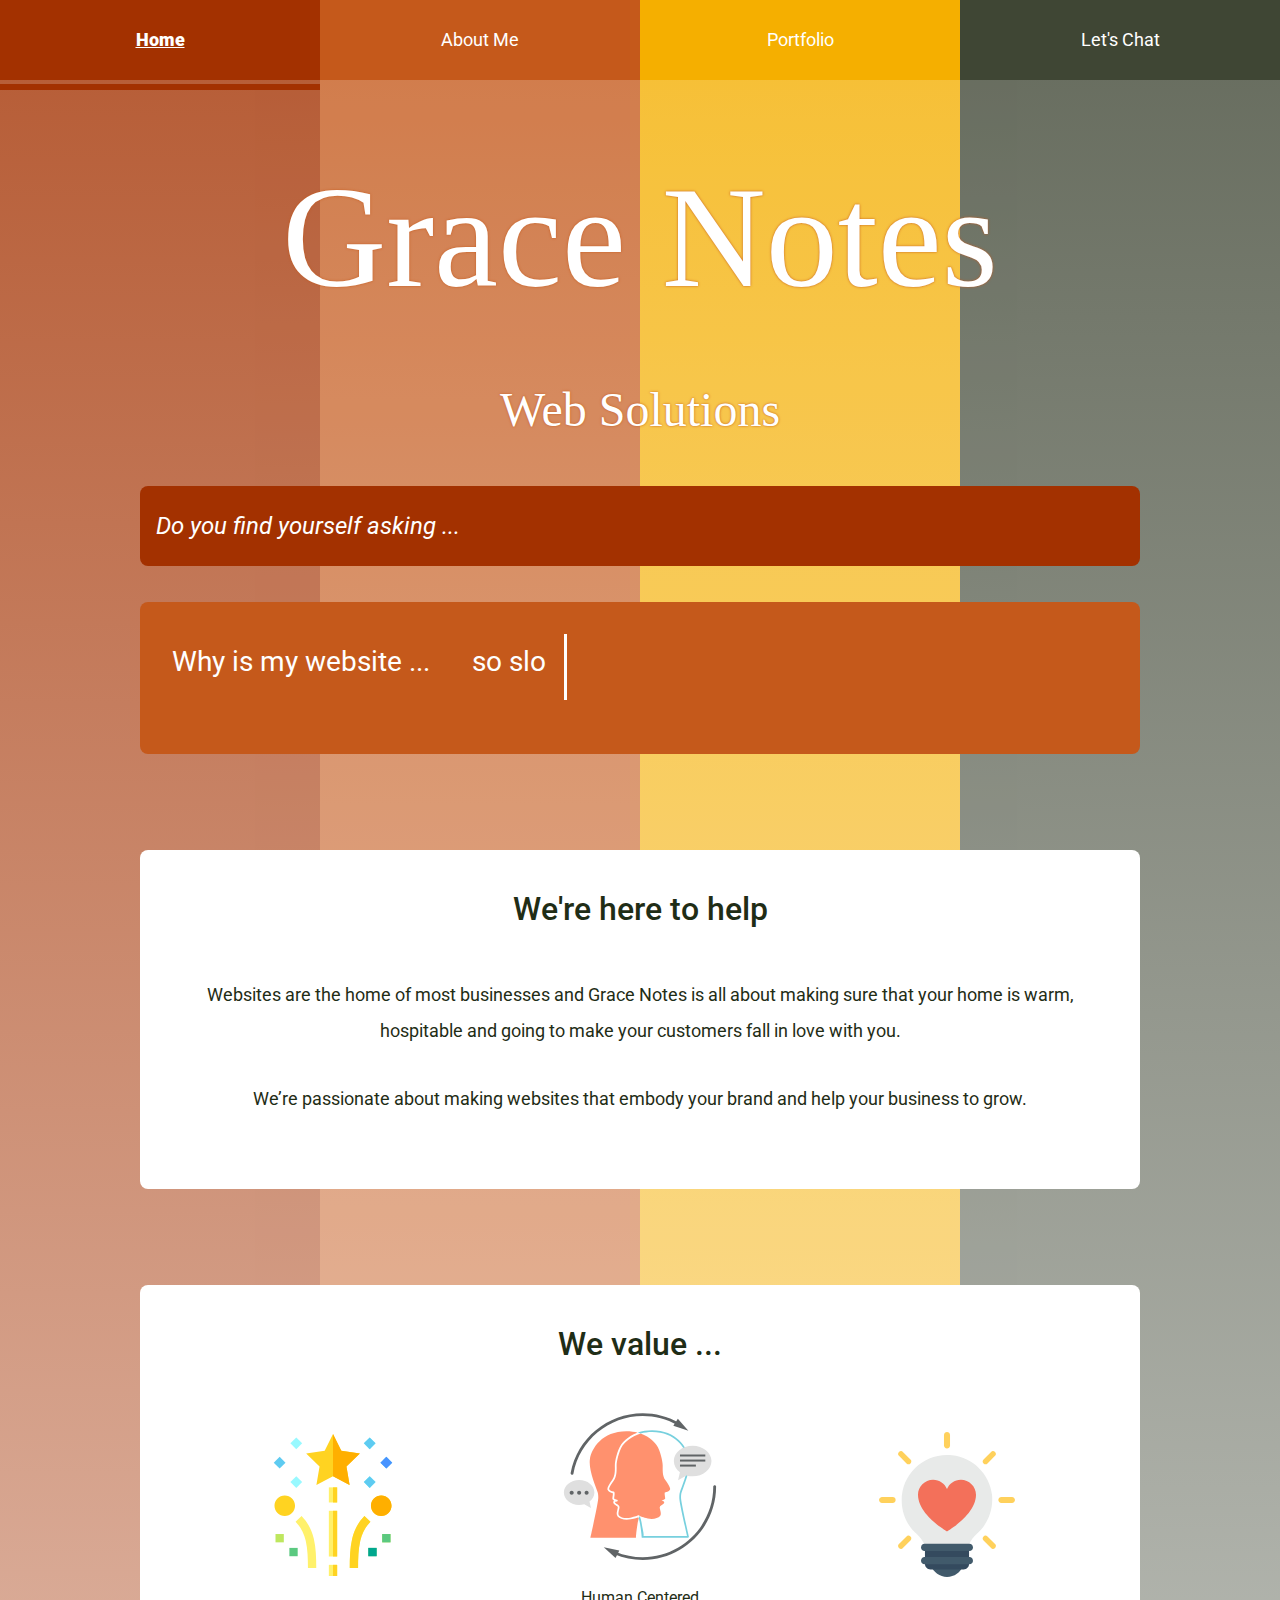
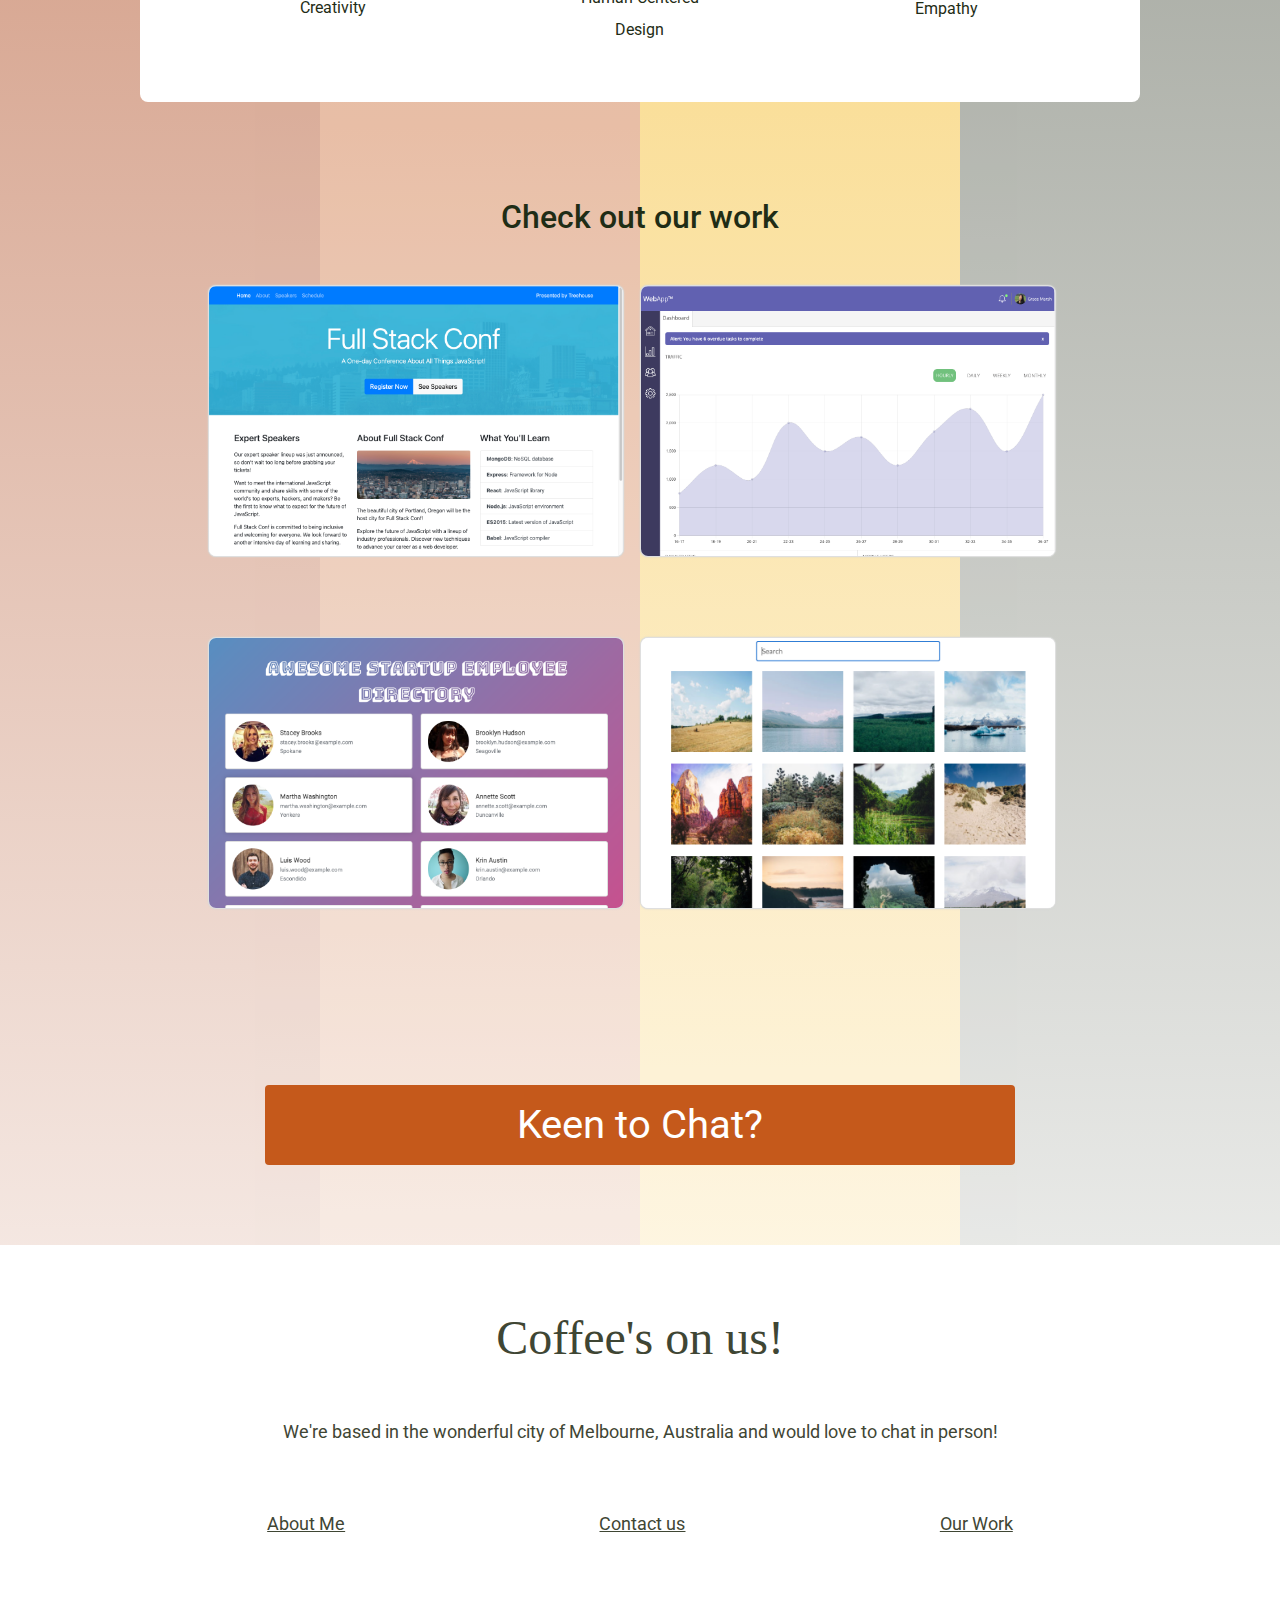
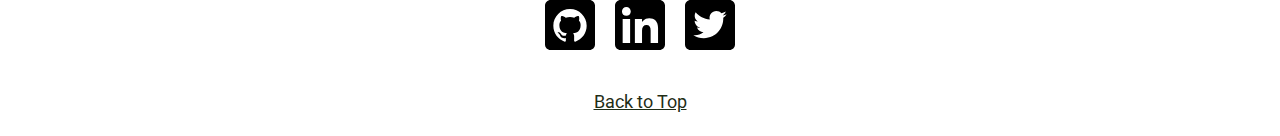
<file: index.html>
<!DOCTYPE html>
<html lang="en">
  <head>
    <!-- what is the UTF-8 for? -->
    <meta charset="UTF-8" />
    <meta name="viewport" content="width=device-width, initial-scale=1.0" />
    <link
      rel="stylesheet"
      href="https://stackpath.bootstrapcdn.com/bootstrap/4.3.1/css/bootstrap.min.css"
      integrity="sha384-ggOyR0iXCbMQv3Xipma34MD+dH/1fQ784/j6cY/iJTQUOhcWr7x9JvoRxT2MZw1T"
      crossorigin="anonymous"
    />
    <link rel="preconnect" href="https://fonts.googleapis.com" />
    <link rel="preconnect" href="https://fonts.gstatic.com" crossorigin />
    <link
      href="https://fonts.googleapis.com/css2?family=Roboto:wght@300;400;900&family=Scheherazade:wght@400;700&display=swap"
      rel="stylesheet"
    />
    <link href="./normalize.css" rel="stylesheet" />
    <link href="./styles.css" rel="stylesheet" />

    <title>Grace Notes Web Solutions</title>
  </head>
  <body>
    <div class="background">
      <div class="col-a"></div>
      <div class="col-b"></div>
      <div class="col-c"></div>
      <div class="col-d"></div>
    </div>
    <div id="top"></div>
    <nav id="nav-mobile-bootstrap" class="navbar navbar-expand-lg navbar-dark">
      <a class="nav-home navbar-brand nav-link" href="index.html">GraceNotes</a>
      <button
        class="navbar-toggler"
        type="button"
        data-toggle="collapse"
        data-target="#navbarNav"
        aria-controls="navbarNav"
        aria-expanded="false"
        aria-label="Toggle navigation"
      >
        <span class="navbar-toggler-icon"></span>
      </button>
      <div class="collapse navbar-collapse" id="navbarNav">
        <ul class="navbar-nav">
          <li class="nav-item">
            <a class="nav-link nav-about" href="about.html">About Me</a>
          </li>
          <li class="nav-item">
            <a class="nav-link nav-portfolio" href="portfolio.html"
              >Portfolio</a
            >
          </li>
          <li class="nav-item">
            <a class="nav-link nav-contact" href="contact.html">Let's Chat</a>
          </li>
        </ul>
      </div>
    </nav>
    <nav id="nav-not-mobile">
      <a class="nav-link nav-home" href="index.html">Home</a>
      <a class="nav-link nav-about" href="about.html">About Me</a>
      <a class="nav-link nav-portfolio" href="portfolio.html">Portfolio</a>
      <a class="nav-link nav-contact" href="contact.html">Let's Chat</a>
    </nav>
    <header class="index-header">
      <h1>Grace Notes</h1>
      <h2>Web Solutions</h2>
    </header>
    <main>
      <!-- typing -->
      <section class="typing-container" aria-label="This is an typing section">
        <p class="pre-typing">Do you find yourself asking ...</p>
        <br />
        <div class="typing">
          <p>Why is my website ...</p>
          <p id="typing"></p>
        </div>
      </section>

      <!-- Help Text -->
      <section class="back-card">
        <h3>We're here to help</h3>
        <p>
          Websites are the home of most businesses and Grace Notes is all about
          making sure that your home is warm, hospitable and going to make your
          customers fall in love with you.
        </p>
        <p>
          We’re passionate about making websites that embody your brand and help
          your business to grow.
        </p>
      </section>

      <!-- Services -->
      <section></section>

      <!-- Values -->
      <section id="values" class="back-card">
        <h3>We value ...</h3>
        <div class="values-container">
          <div class="value-card">
            <svg
              class="creativity-svg"
              id="Layer_1"
              enable-background="new 0 0 511.999 511.999"
              height="512"
              viewBox="0 0 511.999 511.999"
              width="512"
              xmlns="http://www.w3.org/2000/svg"
            >
              <g>
                <path
                  d="m352.795 70.325-66.833-9.788-29.962-60.537-29.963 60.537-66.833 9.788 48.315 47.204-11.342 66.587 59.823-31.364 59.823 31.364-11.343-66.587z"
                  fill="#ffd321"
                />
                <g>
                  <path d="m241.012 471.751h30v40.248h-30z" fill="#fff16b" />
                </g>
                <g>
                  <path d="m241.012 276.891h30v164.858h-30z" fill="#fff16b" />
                </g>
                <g>
                  <path d="m241.012 192.422h30v54.467h-30z" fill="#fff16b" />
                </g>
                <g>
                  <path
                    d="m346.389 483.485h-30c0-35.708 1.062-73.232 8.764-105.742 7.84-33.095 21.87-59.32 44.153-82.532l21.643 20.775c-18.419 19.187-30.051 41.008-36.604 68.672-6.992 29.514-7.956 64.941-7.956 98.827z"
                    fill="#fff16b"
                  />
                </g>
                <path
                  d="m429.933 221.888c-20.43 0-37.05 16.62-37.05 37.05 0 20.429 16.62 37.049 37.05 37.049 20.429 0 37.049-16.62 37.049-37.049 0-20.43-16.62-37.05-37.049-37.05z"
                  fill="#ffd321"
                />
                <g>
                  <path
                    d="m195.622 483.485h-30c0-33.888-.964-69.314-7.955-98.827-6.554-27.664-18.185-49.485-36.604-68.672l21.642-20.775c22.284 23.212 36.314 49.438 44.154 82.532 7.702 32.51 8.763 70.034 8.763 105.742z"
                    fill="#fff16b"
                  />
                </g>
                <g>
                  <path
                    d="m108.619 18.459h30v30.002h-30z"
                    fill="#98f9ff"
                    transform="matrix(.707 -.707 .707 .707 12.547 97.211)"
                  />
                </g>
                <g>
                  <path
                    d="m108.619 158.468h30v30.002h-30z"
                    fill="#98f9ff"
                    transform="matrix(.707 -.707 .707 .707 -86.453 138.217)"
                  />
                </g>
                <g>
                  <path
                    d="m48.615 88.463h30v30.002h-30z"
                    fill="#5ecbf1"
                    transform="matrix(.707 -.707 .707 .707 -54.527 75.285)"
                  />
                </g>
                <g>
                  <path
                    d="m373.379 18.46h30.002v30h-30.002z"
                    fill="#98f9ff"
                    transform="matrix(.707 -.707 .707 .707 90.094 284.427)"
                  />
                </g>
                <g>
                  <path
                    d="m373.379 158.469h30.002v30h-30.002z"
                    fill="#98f9ff"
                    transform="matrix(.707 -.707 .707 .707 -8.907 325.434)"
                  />
                </g>
                <g>
                  <path
                    d="m433.383 88.464h30.002v30h-30.002z"
                    fill="#5ecbf1"
                    transform="matrix(.707 -.707 .707 .707 58.169 347.359)"
                  />
                </g>
                <path
                  d="m82.079 221.888c-20.429 0-37.049 16.62-37.049 37.05 0 20.429 16.62 37.049 37.049 37.049s37.049-16.62 37.049-37.049c0-20.43-16.62-37.05-37.049-37.05z"
                  fill="#ffd321"
                />
                <g>
                  <path d="m433.333 360.667h30v30.002h-30z" fill="#bee75e" />
                </g>
                <g>
                  <path d="m383.331 410.67h30v30.002h-30z" fill="#5bc980" />
                </g>
                <g>
                  <path d="m48.678 360.667h30v30.002h-30z" fill="#bee75e" />
                </g>
                <g><path d="m98.681 410.67h30v30.002h-30z" fill="#5bc980" /></g>
                <g>
                  <path
                    d="m346.389 483.485h-30c0-35.708 1.062-73.232 8.764-105.742 7.84-33.095 21.87-59.32 44.153-82.532l21.643 20.775c-18.419 19.187-30.051 41.008-36.604 68.672-6.992 29.514-7.956 64.941-7.956 98.827z"
                    fill="#ffd321"
                  />
                </g>
                <path
                  d="m429.933 221.888c-20.43 0-37.05 16.62-37.05 37.05 0 20.429 16.62 37.049 37.05 37.049 20.429 0 37.049-16.62 37.049-37.049 0-20.43-16.62-37.05-37.049-37.05z"
                  fill="#ffaf00"
                />
                <g>
                  <path
                    d="m373.379 18.46h30.002v30h-30.002z"
                    fill="#5ecbf1"
                    transform="matrix(.707 -.707 .707 .707 90.094 284.427)"
                  />
                </g>
                <g>
                  <path
                    d="m373.379 158.469h30.002v30h-30.002z"
                    fill="#5ecbf1"
                    transform="matrix(.707 -.707 .707 .707 -8.907 325.434)"
                  />
                </g>
                <g>
                  <path
                    d="m433.383 88.464h30.002v30h-30.002z"
                    fill="#4793ff"
                    transform="matrix(.707 -.707 .707 .707 58.169 347.359)"
                  />
                </g>
                <g>
                  <path d="m433.333 360.667h30v30.002h-30z" fill="#5bc980" />
                </g>
                <g>
                  <path d="m383.331 410.67h30v30.002h-30z" fill="#00a78e" />
                </g>
                <path
                  d="m304.48 117.529 48.315-47.204-66.833-9.788-29.962-60.537v152.752l59.823 31.364z"
                  fill="#ffaf00"
                />
                <g fill="#ffd321">
                  <path d="m256 471.751h15.013v40.248h-15.013z" />
                  <path d="m256 276.891h15.013v164.858h-15.013z" />
                  <path d="m256 192.422h15.013v54.467h-15.013z" />
                </g>
              </g>
            </svg>
            <p class="value">Creativity</p>
          </div>
          <div class="value-card">
            <svg
              class="human-svg"
              version="1.1"
              id="Layer_2"
              xmlns="http://www.w3.org/2000/svg"
              xmlns:xlink="http://www.w3.org/1999/xlink"
              x="0px"
              y="0px"
              viewBox="0 0 512 512"
              enable-background="new 0 0 512 512"
              xml:space="preserve"
            >
              <g>
                <g>
                  <path
                    fill="#FF916E"
                    d="M250.3,350.6c0.6,1.4,1.1,2.9,1.6,4.4c-1.7,5.5-3,11.1-3.5,14.4c-5.9,36.5-5.7,49-5.7,49H92.1
			c0,0,24.9-109.9,25.9-129c0.2-3.8,0.2-7.3-0.1-10.6c-0.2-4.1-0.8-7.7-1.8-10.7c-5.4-17.1-31-73.7-25.5-109.3
			C96,123.2,131,66.6,211.1,66.6c14.1,0,26.6,1.9,37.6,4.9c-0.5,0.1-0.9,0.3-1.4,0.5c-34.8,12.7-51.5,35.9-54.5,40.4
			c-11.3,17.1-19.9,52.6-19.9,67.3c0,1.6,0,3.3,0.1,5c0.2,13.2,0.3,29.5-8.1,41.7c-11.6,16.9-18.5,27.6-16.2,34.1
			c2.2,6.1,10.3,9.9,17.6,11.1c0.1,1.1,0.1,2.3,0,3.8c-0.1,2.5-0.5,5-0.9,7.2l-0.3,1.9c-0.5,3.1-0.6,5.3,0.1,6.8
			c0.8,1.9,2.9,3.4,5.3,4.6c-0.9,0.6-1.5,1.3-1.9,2.1c-0.9,1.4-1.5,3.7-0.1,6.9c0.7,1.5,1.9,3,3.7,4.3c1.3,1.1,2.9,2.1,4.4,3
			c3,1.9,5.8,3.6,6.1,5.7c0.1,1.7-0.7,4.9-1.5,8c-0.3,1.4-0.7,2.8-1,4.2c-1.4,6.4-2.3,13.5,1.9,18.5c5.2,5.9,16.6,10.8,30.1,10.8
			c4.2,0,8.6-0.5,13.2-1.6C239.7,354.6,246.2,352.5,250.3,350.6z"
                  />
                </g>
              </g>
              <g>
                <g>
                  <g>
                    <path
                      fill="#FF916E"
                      d="M355.3,259.2c-1.8,5-9.9,8.8-17.4,9.6c-0.1,0.4-0.2,0.9-0.2,1.4c-0.3,1.6-0.3,3.4-0.2,5.2
				c0.2,3.3,0.9,6.6,1.3,9.4c0.3,2.5,0.5,4.4,0.1,5.3c-1.1,2.6-7.7,5-11.8,6c7.4,0.6,10.5,3.2,8.5,7.6c-0.6,1.3-1.6,2.3-2.8,3.3
				c-4.3,3.4-11.1,5.7-11.6,10.7c-0.3,3,1.4,8,2.5,13.1c1.3,5.9,2.1,12-1.4,16c-6.4,7.4-23,12.4-40.5,8.4c-16.3-3.8-22.3-6-26.2-8
				c-0.3-0.1-0.5-0.3-0.7-0.4c-0.2-0.4-0.4-0.8-0.6-1.2c-0.3-0.7-1-1.3-1.7-1.5c-0.8-0.2-1.7-0.1-2.3,0.3l-0.6,0.3h-0.1
				c-3.2,1.7-8.5,3.7-25.5,7.7c-16.3,3.8-32-0.8-37.7-7.4c-2.6-3-1.8-8.5-0.7-13.5c0.3-1.4,0.7-2.8,1-4.1c1-3.9,1.8-7.3,1.6-9.9
				c-0.5-5-4.9-7.7-8.7-10.1c-1.4-0.8-2.7-1.7-3.9-2.6c-1-0.8-1.7-1.5-2-2.2c-0.2-0.4-0.5-1.1-0.2-1.6c0.1-0.2,1-1.5,6.4-2
				c1.4-0.1,2.5-1.2,2.6-2.6c0.1-1.4-0.9-2.6-2.2-3c-5.3-1.3-9.3-3.4-9.8-4.2c-0.1-0.2-0.1-1,0.3-3.8l0.3-1.9c0.4-2.4,0.8-5.1,1-7.7
				c0.2-2.2,0.1-4.1-0.1-5.6c-0.1-0.8-0.2-1.4-0.5-2c-0.3-1.1-1.3-1.8-2.4-1.9c-7-0.7-13.7-4.2-14.9-7.7
				c-1.5-4.2,8.3-18.4,15.5-28.9c9.4-13.7,9.3-31,9.1-45c-0.1-1.7-0.1-3.4-0.1-5c0-14,8.5-48.3,18.9-64.1
				c2.9-4.3,18.6-26.2,51.7-38.2c2.9-1,5.8-2,8.8-2.8c32.3,11.6,49.1,32.8,53.5,39.4c10.9,16.5,19.4,51.5,19.4,65.7
				c0,14.2-1.5,33.8,8.6,48.4C349.6,242.4,357.2,254,355.3,259.2z"
                    />
                  </g>
                </g>
              </g>
              <g>
                <g>
                  <g>
                    <path
                      fill="#77D0DE"
                      d="M391.7,289.3c0.9,18.6,25.6,124.5,25.8,125.6c0.2,0.9-0.1,1.7-0.6,2.4c-0.6,0.7-1.4,1.1-2.2,1.1H264.2
				c-0.9,0-1.7,0.7-2.3,0c-0.5-0.7-0.7-2.8-0.5-3.7c0.1-0.2-0.1-9.6-5.8-44.9c-0.6-3.5-1.9-9.3-3.7-14.9c0.9-2.9,1.9-5.7,3.1-8.2
				c3.2,7.3,5.4,17.1,6.3,22.2c4.6,28.4,7.9,36.1,6.4,43.8h143.5c-4.2-20-24.3-105.7-25.2-123.1c-0.2-3.8-0.2-7.5,0.1-10.9
				c0.2-4.5,0.9-8.2,1.9-11.3c1-3.2,2.7-7.8,4.9-13.5c8.7-23.2,24.9-66.3,20.6-94.6c-5.5-36.1-41.4-89.9-117.7-89.9
				c-13.2,0-25.8,1.7-37.6,5c-3-1.1-6.1-2.1-9.4-3c14.5-5.2,30.3-7.7,47-7.7c80,0,117.5,56.6,123.3,94.7
				c4.6,29.7-11.3,72.1-20.9,97.4c-2.1,5.5-3.7,10-4.8,13.2c-0.9,2.6-1.4,6-1.7,10C391.5,282.2,391.5,285.7,391.7,289.3z"
                    />
                  </g>
                </g>
              </g>
              <g>
                <g>
                  <g>
                    <g>
                      <path
                        fill="#DFDFDF"
                        d="M54.9,227.8c27.8,0,50.4,18.4,50.4,41.1c0,11.9-6.3,22.6-16.2,30.2l4.9,21.7l-22.3-13.1
					c-5.2,1.5-10.9,2.4-16.8,2.4c-27.8,0-50.4-18.4-50.4-41.1C4.6,246.3,27.1,227.8,54.9,227.8z"
                      />
                    </g>
                  </g>
                </g>
                <g>
                  <g>
                    <g>
                      <g>
                        <path
                          fill="#606466"
                          d="M37,270.1c0,3.7-3,6.7-6.7,6.7c-3.7,0-6.7-3-6.7-6.7s3-6.7,6.7-6.7C34,263.4,37,266.4,37,270.1z"
                        />
                      </g>
                    </g>
                  </g>
                  <g>
                    <g>
                      <g>
                        <path
                          fill="#606466"
                          d="M61.7,270.1c0,3.7-3,6.7-6.7,6.7s-6.7-3-6.7-6.7s3-6.7,6.7-6.7S61.7,266.4,61.7,270.1z"
                        />
                      </g>
                    </g>
                  </g>
                  <g>
                    <g>
                      <g>
                        <path
                          fill="#606466"
                          d="M86.3,270.1c0,3.7-3,6.7-6.7,6.7s-6.7-3-6.7-6.7s3-6.7,6.7-6.7S86.3,266.4,86.3,270.1z"
                        />
                      </g>
                    </g>
                  </g>
                </g>
              </g>
              <g>
                <g>
                  <g>
                    <g>
                      <path
                        fill="#DFDFDF"
                        d="M429.9,114.4c-34.3,0-62.1,22.7-62.1,50.7c0,14.7,7.7,27.9,20,37.2l-6,26.8l27.5-16.2
					c6.5,1.9,13.4,2.9,20.7,2.9c34.3,0,62.1-22.7,62.1-50.7C492,137.2,464.2,114.4,429.9,114.4z"
                      />
                    </g>
                  </g>
                </g>
                <g>
                  <g>
                    <g>
                      <g>
                        <rect
                          x="388.1"
                          y="143.7"
                          fill="#606466"
                          width="83.6"
                          height="6.6"
                        />
                      </g>
                    </g>
                  </g>
                  <g>
                    <g>
                      <g>
                        <rect
                          x="388.1"
                          y="160.4"
                          fill="#606466"
                          width="83.6"
                          height="6.6"
                        />
                      </g>
                    </g>
                  </g>
                  <g>
                    <g>
                      <g>
                        <rect
                          x="388.1"
                          y="177"
                          fill="#606466"
                          width="52.5"
                          height="6.6"
                        />
                      </g>
                    </g>
                  </g>
                </g>
              </g>
              <g>
                <g>
                  <g>
                    <g>
                      <path
                        fill="#606466"
                        d="M265.1,492c-32.5,0-64-6.3-93.7-18.8c-2.4-1-3.5-3.7-2.5-6.1c1-2.4,3.7-3.5,6.1-2.5
					c28.6,12,58.9,18.1,90.1,18.1c128.4,0,232.9-104.5,232.9-232.9c0-2.6,2.1-4.7,4.7-4.7s4.7,2.1,4.7,4.7
					C507.4,383.3,398.7,492,265.1,492z"
                      />
                    </g>
                  </g>
                </g>
                <g>
                  <g>
                    <g>
                      <g>
                        <polygon
                          fill="#606466"
                          points="187.6,461.1 136.3,450.1 175.2,485.3 					"
                        />
                      </g>
                    </g>
                  </g>
                </g>
              </g>
              <g>
                <g>
                  <g>
                    <g>
                      <path
                        fill="#606466"
                        d="M31.5,210.7c-0.3,0-0.6,0-0.9-0.1c-2.5-0.5-4.2-2.9-3.7-5.4C48.2,90.6,148.4,7.5,265.1,7.5
					c41.5,0,82.5,10.7,118.5,30.9c2.3,1.3,3,4.1,1.8,6.4c-1.3,2.3-4.1,3-6.4,1.8c-34.6-19.4-74-29.7-113.9-29.7
					c-112.2,0-208.5,79.9-229,190.1C35.7,209.1,33.7,210.7,31.5,210.7z"
                      />
                    </g>
                  </g>
                </g>
                <g>
                  <g>
                    <g>
                      <g>
                        <polygon
                          fill="#606466"
                          points="366.1,48.6 415.8,65.3 381.1,26 					"
                        />
                      </g>
                    </g>
                  </g>
                </g>
              </g>
            </svg>
            <p class="value">Human Centered Design</p>
          </div>
          <div class="value-card">
            <svg
              class="empathy-svg"
              version="1.1"
              id="Capa_1"
              xmlns="http://www.w3.org/2000/svg"
              xmlns:xlink="http://www.w3.org/1999/xlink"
              x="0px"
              y="0px"
              viewBox="0 0 512 512"
              style="enable-background: new 0 0 512 512"
              xml:space="preserve"
            >
              <path
                style="fill: #415a6b"
                d="M199.467,472.533C208,494.933,230.4,512,256,512s48-16,56.533-39.467H199.467z"
              />
              <path
                style="fill: #e8eae9"
                d="M333.867,397.867c6.4-14.933,14.933-27.733,27.733-38.4c37.333-33.067,58.667-83.2,53.333-137.6
	c-8.533-72.533-67.2-132.267-140.8-139.733C178.133,71.467,96,146.133,96,241.067c0,48,20.267,90.667,53.333,119.467
	c11.733,10.667,21.333,24.533,27.733,38.4h156.8V397.867z"
              />
              <path
                style="fill: #344a5e"
                d="M333.867,466.133v-68.267H178.133v68.267c0,10.667,8.533,19.2,19.2,19.2h117.333
	C325.333,485.333,333.867,476.8,333.867,466.133z"
              />
              <g>
                <path
                  style="fill: #415a6b"
                  d="M334.933,420.267H177.067c-7.467,0-12.8-5.333-12.8-12.8l0,0c0-7.467,5.333-12.8,12.8-12.8h157.867
		c7.467,0,12.8,5.333,12.8,12.8l0,0C347.733,414.933,342.4,420.267,334.933,420.267z"
                />
                <path
                  style="fill: #415a6b"
                  d="M334.933,467.2H177.067c-7.467,0-12.8-5.333-12.8-12.8l0,0c0-7.467,5.333-12.8,12.8-12.8h157.867
		c7.467,0,12.8,5.333,12.8,12.8l0,0C347.733,461.867,342.4,467.2,334.933,467.2z"
                />
              </g>
              <g>
                <path
                  style="fill: #ffd15c"
                  d="M425.6,409.6c4.267-4.267,4.267-10.667,0-13.867l-26.667-26.667c-4.267-4.267-10.667-4.267-13.867,0
		c-4.267,4.267-4.267,10.667,0,13.867l26.667,26.667C414.933,413.867,421.333,413.867,425.6,409.6z"
                />
                <path
                  style="fill: #ffd15c"
                  d="M496,240c0-5.333-4.267-10.667-10.667-10.667H448c-5.333,0-10.667,4.267-10.667,10.667
		c0,5.333,4.267,10.667,10.667,10.667h37.333C491.733,250.667,496,245.333,496,240z"
                />
                <path
                  style="fill: #ffd15c"
                  d="M425.6,70.4c-4.267-4.267-10.667-4.267-13.867,0l-26.667,26.667c-4.267,4.267-4.267,10.667,0,13.867
		c4.267,4.267,10.667,4.267,13.867,0L425.6,84.267C429.867,81.067,429.867,74.667,425.6,70.4z"
                />
                <path
                  style="fill: #ffd15c"
                  d="M256,0c-5.333,0-10.667,4.267-10.667,10.667V48c0,5.333,4.267,10.667,10.667,10.667
		c5.333,0,10.667-4.267,10.667-10.667V10.667C266.667,4.267,261.333,0,256,0z"
                />
                <path
                  style="fill: #ffd15c"
                  d="M86.4,70.4c-4.267,4.267-4.267,10.667,0,13.867l26.667,26.667c4.267,4.267,10.667,4.267,13.867,0
		c4.267-4.267,4.267-10.667,0-13.867L100.267,70.4C97.067,66.133,90.667,66.133,86.4,70.4z"
                />
                <path
                  style="fill: #ffd15c"
                  d="M16,240c0,5.333,4.267,10.667,10.667,10.667H64c5.333,0,10.667-4.267,10.667-10.667
		c0-6.4-4.267-10.667-10.667-10.667H25.6C20.267,230.4,16,234.667,16,240z"
                />
                <path
                  style="fill: #ffd15c"
                  d="M86.4,409.6c4.267,4.267,10.667,4.267,13.867,0l26.667-26.667c4.267-4.267,4.267-10.667,0-13.867
		c-4.267-4.267-10.667-4.267-13.867,0L86.4,395.733C82.133,398.933,82.133,405.333,86.4,409.6z"
                />
              </g>
              <path
                style="fill: #f3705a"
                d="M256,350.933c0,0-102.4-57.6-102.4-129.067c0-28.8,23.467-53.333,53.333-53.333
	c22.4,0,41.6,13.867,49.067,33.067c7.467-19.2,26.667-33.067,49.067-33.067c28.8,0,53.333,23.467,53.333,53.333
	C358.4,293.333,256,350.933,256,350.933z"
              />
              <g></g>
              <g></g>
              <g></g>
              <g></g>
              <g></g>
              <g></g>
              <g></g>
              <g></g>
              <g></g>
              <g></g>
              <g></g>
              <g></g>
              <g></g>
              <g></g>
              <g></g>
            </svg>
            <p class="value">Empathy</p>
          </div>
        </div>
      </section>

      <!-- Portfolio Gallery Snippet -->
      <section>
        <h3>Check out our work</h3>
        <div class="portfolio-container">
          <div class="card">
            <img
              alt="image-link to past work in the portfolio page "
              src="images/project-conf.png"
              class="portfolio-img"
              style="cursor: pointer"
            />
            <div class="overlay">
              <a class="text" href="./portfolio.html#project-form">See More</a>
            </div>
          </div>
          <div class="card">
            <img
              alt="image-link to past work in the portfolio page"
              src="images/project-app.png"
              class="portfolio-img"
              style="cursor: pointer"
            />
            <div class="overlay">
              <a class="text" href="./portfolio.html#project-conf">See More</a>
            </div>
          </div>
          <div class="card">
            <img
              alt="image-link to past work in the portfolio page"
              src="images/project-directory.png"
              class="portfolio-img"
              style="cursor: pointer"
            />
            <div class="overlay">
              <a class="text" href="./portfolio.html#project-game">See More</a>
            </div>
          </div>
          <div class="card">
            <img
              alt="image-link to past work in the portfolio page"
              src="images/project-gallery.png"
              class="portfolio-img"
              style="cursor: pointer"
            />
            <div class="overlay">
              <a class="text" href="./portfolio.html#project-directory"
                >See More</a
              >
            </div>
          </div>
        </div>
      </section>

      <!-- Keen to Chat link to modal -->
      <button
        id="cta"
        type="button"
        class="btn btn-primary"
        data-toggle="modal"
        data-target="#modal"
        data-whatever="@mdo"
      >
        Keen to Chat?
      </button>
      <!-- Modal -->

      <div
        class="modal fade"
        id="modal"
        tabindex="-1"
        role="dialog"
        aria-hidden="true"
      >
        <div class="modal-dialog" role="document">
          <div class="modal-content">
            <div class="modal-header">
              <button
                type="button"
                class="close"
                data-dismiss="modal"
                aria-label="Close"
              >
                <span aria-hidden="true">&times;</span>
              </button>
            </div>

            <div class="modal-body">
              <iframe
                src="https://docs.google.com/forms/d/e/1FAIpQLSeaCAsYnV6-9cKwtDTPS6pV9oujDO0ewtwPcgQ8nu4WgYTDKg/viewform?embedded=true"
                height="1007"
              ></iframe>
            </div>
          </div>
        </div>
      </div>
    </main>
    <footer class="index-footer">
      <section class="footer-container">
        <h2>Coffee's on us!</h2>
        <p>
          We're based in the wonderful city of Melbourne, Australia and would
          love to chat in person!
        </p>
        <section class="footer-links index-footer">
          <a href="./about.html">About Me</a>
          <a href="./contact.html">Contact us</a>
          <a href="./portfolio.html">Our Work</a>
        </section>
        <section id="footer-icons">
          <a
            class="socials-icon"
            role="link"
            tabindex="0"
            style="cursor: pointer"
            target="_blank"
            href="https://github.com/gracemarsh"
          >
            <svg
              viewBox="0 0 72 72"
              version="1.1"
              xmlns="http://www.w3.org/2000/svg"
              xmlns:xlink="http://www.w3.org/1999/xlink"
            >
              <!-- Generator: Sketch 49.2 (51160) - http://www.bohemiancoding.com/sketch -->
              <title>Github</title>
              <desc>Created with Sketch.</desc>
              <g
                id="Page-2"
                stroke="none"
                stroke-width="1"
                fill="none"
                fill-rule="evenodd"
              >
                <g
                  id="Social-Icons---Rounded-Black"
                  transform="translate(-264.000000, -939.000000)"
                >
                  <g id="Github" transform="translate(264.000000, 939.000000)">
                    <path
                      d="M8,72 L64,72 C68.418278,72 72,68.418278 72,64 L72,8 C72,3.581722 68.418278,-8.11624501e-16 64,0 L8,0 C3.581722,8.11624501e-16 -5.41083001e-16,3.581722 0,8 L0,64 C5.41083001e-16,68.418278 3.581722,72 8,72 Z"
                      id="Rounded"
                      fill="#000000"
                    ></path>
                    <path
                      d="M35.9985,13 C22.746,13 12,23.7870921 12,37.096644 C12,47.7406712 18.876,56.7718301 28.4145,59.9584121 C29.6145,60.1797862 30.0525,59.4358488 30.0525,58.7973276 C30.0525,58.2250681 30.0315,56.7100863 30.0195,54.6996482 C23.343,56.1558981 21.9345,51.4693938 21.9345,51.4693938 C20.844,48.6864054 19.2705,47.9454799 19.2705,47.9454799 C17.091,46.4500754 19.4355,46.4801943 19.4355,46.4801943 C21.843,46.6503662 23.1105,48.9634994 23.1105,48.9634994 C25.2525,52.6455377 28.728,51.5823398 30.096,50.9649018 C30.3135,49.4077535 30.9345,48.3460615 31.62,47.7436831 C26.2905,47.1352808 20.688,45.0691228 20.688,35.8361671 C20.688,33.2052792 21.6225,31.0547881 23.1585,29.3696344 C22.911,28.7597262 22.0875,26.3110578 23.3925,22.9934585 C23.3925,22.9934585 25.4085,22.3459017 29.9925,25.4632101 C31.908,24.9285993 33.96,24.6620468 36.0015,24.6515052 C38.04,24.6620468 40.0935,24.9285993 42.0105,25.4632101 C46.5915,22.3459017 48.603,22.9934585 48.603,22.9934585 C49.9125,26.3110578 49.089,28.7597262 48.8415,29.3696344 C50.3805,31.0547881 51.309,33.2052792 51.309,35.8361671 C51.309,45.0917119 45.6975,47.1292571 40.3515,47.7256117 C41.2125,48.4695491 41.9805,49.9393525 41.9805,52.1877301 C41.9805,55.4089489 41.9505,58.0067059 41.9505,58.7973276 C41.9505,59.4418726 42.3825,60.1918338 43.6005,59.9554002 C53.13,56.7627944 60,47.7376593 60,37.096644 C60,23.7870921 49.254,13 35.9985,13"
                      fill="#FFFFFF"
                    ></path>
                  </g>
                </g>
              </g>
            </svg>
          </a>
          <a
            class="socials-icon"
            role="link"
            tabindex="0"
            style="cursor: pointer"
            target="_blank"
            href="https://www.linkedin.com/in/grace-lok-marsh/"
          >
            <svg
              viewBox="0 0 72 72"
              version="1.1"
              xmlns="http://www.w3.org/2000/svg"
              xmlns:xlink="http://www.w3.org/1999/xlink"
            >
              <!-- Generator: Sketch 49.2 (51160) - http://www.bohemiancoding.com/sketch -->
              <title>Linkedin</title>
              <desc>Created with Sketch.</desc>
              <defs></defs>
              <g stroke="none" stroke-width="1" fill="none" fill-rule="evenodd">
                <g transform="translate(-376.000000, -267.000000)">
                  <g
                    id="Linkedin"
                    transform="translate(376.000000, 267.000000)"
                  >
                    <path
                      d="M8,72 L64,72 C68.418278,72 72,68.418278 72,64 L72,8 C72,3.581722 68.418278,-8.11624501e-16 64,0 L8,0 C3.581722,8.11624501e-16 -5.41083001e-16,3.581722 0,8 L0,64 C5.41083001e-16,68.418278 3.581722,72 8,72 Z"
                      id="Round"
                      fill="#000000"
                    ></path>
                    <path
                      d="M62,62 L51.315625,62 L51.315625,43.8021149 C51.315625,38.8127542 49.4197917,36.0245323 45.4707031,36.0245323 C41.1746094,36.0245323 38.9300781,38.9261103 38.9300781,43.8021149 L38.9300781,62 L28.6333333,62 L28.6333333,27.3333333 L38.9300781,27.3333333 L38.9300781,32.0029283 C38.9300781,32.0029283 42.0260417,26.2742151 49.3825521,26.2742151 C56.7356771,26.2742151 62,30.7644705 62,40.051212 L62,62 Z M16.349349,22.7940133 C12.8420573,22.7940133 10,19.9296567 10,16.3970067 C10,12.8643566 12.8420573,10 16.349349,10 C19.8566406,10 22.6970052,12.8643566 22.6970052,16.3970067 C22.6970052,19.9296567 19.8566406,22.7940133 16.349349,22.7940133 Z M11.0325521,62 L21.769401,62 L21.769401,27.3333333 L11.0325521,27.3333333 L11.0325521,62 Z"
                      fill="#FFFFFF"
                    ></path>
                  </g>
                </g>
              </g>
            </svg>
          </a>
          <a
            class="socials-icon"
            role="link"
            tabindex="0"
            style="cursor: pointer"
            target="_blank"
            href="https://twitter.com/gracemarsh22"
          >
            <svg
              viewBox="0 0 72 72"
              version="1.1"
              xmlns="http://www.w3.org/2000/svg"
              xmlns:xlink="http://www.w3.org/1999/xlink"
            >
              <!-- Generator: Sketch 49.2 (51160) - http://www.bohemiancoding.com/sketch -->
              <title>Twitter</title>
              <desc>Created with Sketch.</desc>
              <defs></defs>
              <g
                id="Page-1"
                stroke="none"
                stroke-width="1"
                fill="none"
                fill-rule="evenodd"
              >
                <g
                  id="Social-Icons---Rounded"
                  transform="translate(-264.000000, -43.000000)"
                >
                  <g id="Twitter" transform="translate(264.000000, 43.000000)">
                    <path
                      d="M8,72 L64,72 C68.418278,72 72,68.418278 72,64 L72,8 C72,3.581722 68.418278,-8.11624501e-16 64,0 L8,0 C3.581722,8.11624501e-16 -5.41083001e-16,3.581722 0,8 L0,64 C5.41083001e-16,68.418278 3.581722,72 8,72 Z"
                      id="Rounde"
                      fill="#000000"
                    ></path>
                    <path
                      d="M55.0865399,25.7148754 C55.7080938,39.5659738 45.3799204,55.0092879 27.0953855,55.0092879 C21.5344243,55.0092879 16.3579537,53.3781513 12,50.5841073 C17.2236474,51.1997641 22.4390388,49.7514374 26.5787999,46.505676 C22.2703818,46.4266549 18.6330532,43.5795371 17.3805101,39.6674038 C18.9231903,39.9622586 20.4411028,39.876161 21.8269202,39.4999263 C17.090373,38.5469556 13.8222026,34.2809966 13.9283503,29.7190034 C15.2563762,30.4561404 16.7754681,30.8996019 18.3900929,30.9491375 C14.0038331,28.0194604 12.7619048,22.2285125 15.3424738,17.8021524 C20.1981424,23.7605779 27.4539289,27.6809671 35.6390977,28.0925844 C34.2037447,21.9312988 38.8766033,16 45.232493,16 C48.0654578,16 50.6247973,17.1947516 52.4198732,19.1089488 C54.6631284,18.6678461 56.7707504,17.8481498 58.6731535,16.7194457 C57.9383754,19.019313 56.3768244,20.9500221 54.3435058,22.1671827 C56.3355447,21.9301194 58.2332301,21.4005602 60,20.6174259 C58.68023,22.592953 57.0101725,24.3266991 55.0865399,25.7148754"
                      fill="#FFFFFF"
                    ></path>
                  </g>
                </g>
              </g>
            </svg>
          </a>
        </section>
        <a
          href="#top"
          id="index-top-btn"
          title="Go to top"
          onclick="topFunction()"
          >Back to Top</a
        >
      </section>
    </footer>
    <script
      src="https://code.jquery.com/jquery-3.3.1.slim.min.js"
      integrity="sha384-q8i/X+965DzO0rT7abK41JStQIAqVgRVzpbzo5smXKp4YfRvH+8abtTE1Pi6jizo"
      crossorigin="anonymous"
    ></script>
    <script
      src="https://cdnjs.cloudflare.com/ajax/libs/popper.js/1.14.7/umd/popper.min.js"
      integrity="sha384-UO2eT0CpHqdSJQ6hJty5KVphtPhzWj9WO1clHTMGa3JDZwrnQq4sF86dIHNDz0W1"
      crossorigin="anonymous"
    ></script>
    <script
      src="https://stackpath.bootstrapcdn.com/bootstrap/4.3.1/js/bootstrap.min.js"
      integrity="sha384-JjSmVgyd0p3pXB1rRibZUAYoIIy6OrQ6VrjIEaFf/nJGzIxFDsf4x0xIM+B07jRM"
      crossorigin="anonymous"
    ></script>
    <script src="main.js"></script>
  </body>
</html>
</file>
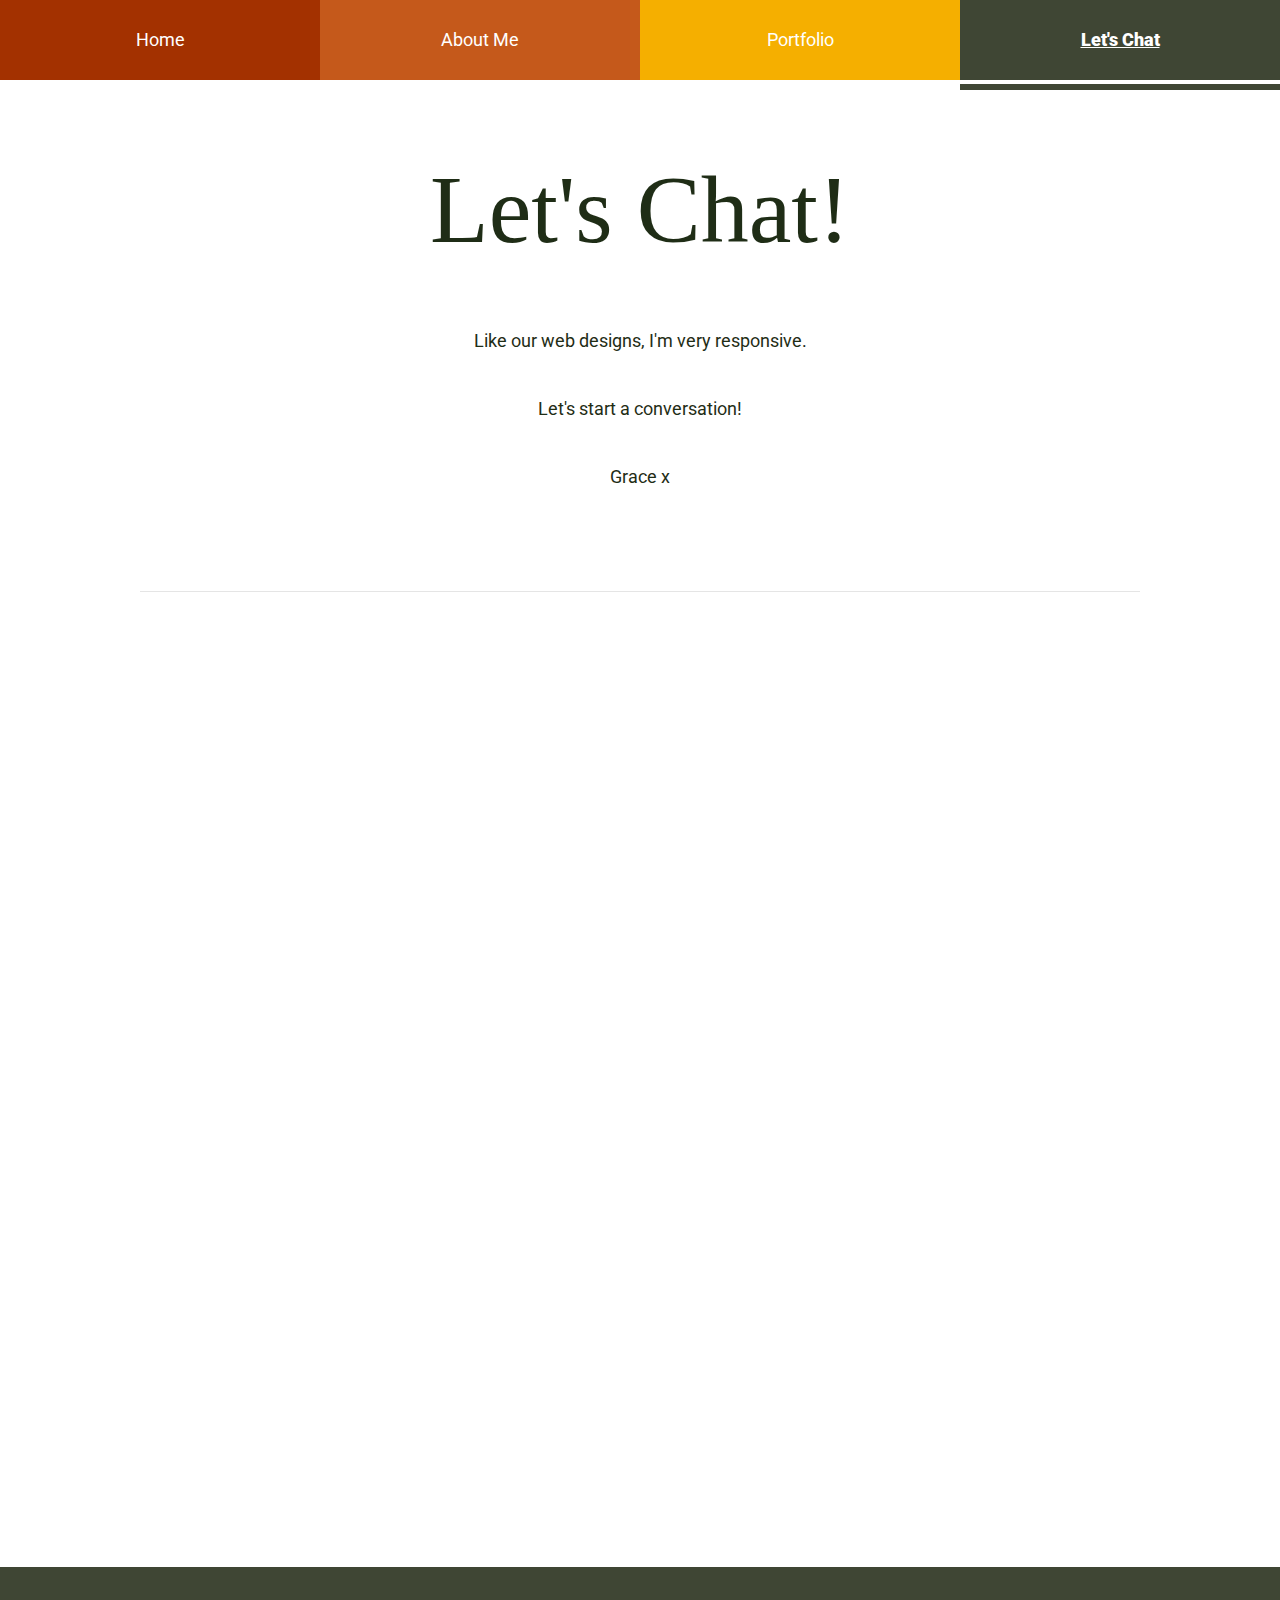
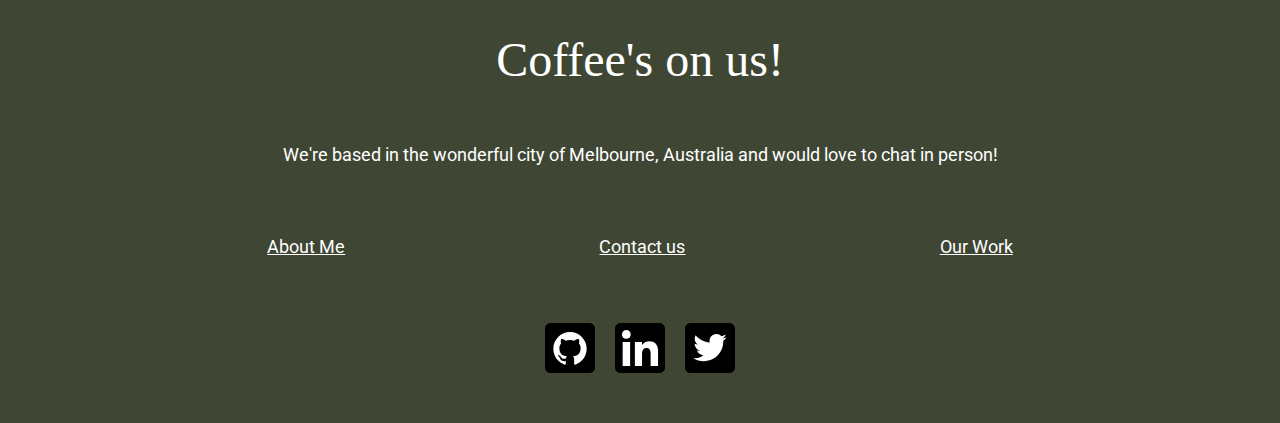
<file: contact.html>
<!DOCTYPE html>
<html lang="en">
  <head>
    <!-- what is the UTF-8 for? -->
    <meta charset="UTF-8" />
    <meta name="viewport" content="width=device-width, initial-scale=1.0" />
    <link
      rel="stylesheet"
      href="https://stackpath.bootstrapcdn.com/bootstrap/4.3.1/css/bootstrap.min.css"
      integrity="sha384-ggOyR0iXCbMQv3Xipma34MD+dH/1fQ784/j6cY/iJTQUOhcWr7x9JvoRxT2MZw1T"
      crossorigin="anonymous"
    />
    <link rel="preconnect" href="https://fonts.googleapis.com" />
    <link rel="preconnect" href="https://fonts.gstatic.com" crossorigin />
    <link
      href="https://fonts.googleapis.com/css2?family=Roboto:wght@300;400;900&family=Scheherazade:wght@400;700&display=swap"
      rel="stylesheet"
    />
    <link href="./normalize.css" rel="stylesheet" />
    <link href="./styles.css" rel="stylesheet" />

    <title>Grace Notes Web Solutions</title>
  </head>
  <body>
    <nav id="nav-mobile-bootstrap" class="navbar navbar-expand-lg navbar-dark">
      <a class="nav-home navbar-brand nav-link" href="index.html">GraceNotes</a>
      <button
        class="navbar-toggler"
        type="button"
        data-toggle="collapse"
        data-target="#navbarNav"
        aria-controls="navbarNav"
        aria-expanded="false"
        aria-label="Toggle navigation"
      >
        <span class="navbar-toggler-icon"></span>
      </button>
      <div class="collapse navbar-collapse" id="navbarNav">
        <ul class="navbar-nav">
          <li class="nav-item">
            <a class="nav-link nav-about" href="about.html">About Me</a>
          </li>
          <li class="nav-item">
            <a class="nav-link nav-portfolio" href="portfolio.html"
              >Portfolio</a
            >
          </li>
          <li class="nav-item">
            <a class="nav-link nav-contact" href="contact.html">Let's Chat</a>
          </li>
        </ul>
      </div>
    </nav>
    <nav id="nav-not-mobile">
      <a class="nav-link nav-home" href="index.html">Home</a>
      <a class="nav-link nav-about" href="about.html">About Me</a>
      <a class="nav-link nav-portfolio" href="portfolio.html">Portfolio</a>
      <a class="nav-link nav-contact" href="contact.html">Let's Chat</a>
    </nav>
    <header>
      <h1>Let's Chat!</h1>
    </header>
    <main>
      <!-- Personal Touch Text -->
      <section class="contact-text">
        <p>Like our web designs, I'm very responsive.</p>
        <p>Let's start a conversation!</p>
        <p>Grace x</p>
      </section>
      <!-- Form -->
      <hr />

      <iframe
        src="https://docs.google.com/forms/d/e/1FAIpQLSeaCAsYnV6-9cKwtDTPS6pV9oujDO0ewtwPcgQ8nu4WgYTDKg/viewform?embedded=true"
        width="100%"
        height="947"
        frameborder="0"
        marginheight="0"
        marginwidth="0"
      ></iframe>
    </main>
    <footer>
      <section class="footer-container">
        <h2 id="footer-heading">Coffee's on us!</h2>
        <p>
          We're based in the wonderful city of Melbourne, Australia and would
          love to chat in person!
        </p>
        <section class="footer-links">
          <a href="./about.html">About Me</a>
          <a href="./contact.html">Contact us</a>
          <a href="./portfolio.html">Our Work</a>
        </section>
        <section id="footer-icons">
          <a
            class="socials-icon"
            tabindex="0"
            style="cursor: pointer"
            target="_blank"
            href="https://github.com/gracemarsh"
          >
            <svg
              viewBox="0 0 72 72"
              version="1.1"
              xmlns="http://www.w3.org/2000/svg"
              xmlns:xlink="http://www.w3.org/1999/xlink"
            >
              <!-- Generator: Sketch 49.2 (51160) - http://www.bohemiancoding.com/sketch -->
              <title>Github</title>
              <desc>Created with Sketch.</desc>
              <g
                id="Page-2"
                stroke="none"
                stroke-width="1"
                fill="none"
                fill-rule="evenodd"
              >
                <g
                  id="Social-Icons---Rounded-Black"
                  transform="translate(-264.000000, -939.000000)"
                >
                  <g id="Github" transform="translate(264.000000, 939.000000)">
                    <path
                      d="M8,72 L64,72 C68.418278,72 72,68.418278 72,64 L72,8 C72,3.581722 68.418278,-8.11624501e-16 64,0 L8,0 C3.581722,8.11624501e-16 -5.41083001e-16,3.581722 0,8 L0,64 C5.41083001e-16,68.418278 3.581722,72 8,72 Z"
                      id="Rounded"
                      fill="#000000"
                    ></path>
                    <path
                      d="M35.9985,13 C22.746,13 12,23.7870921 12,37.096644 C12,47.7406712 18.876,56.7718301 28.4145,59.9584121 C29.6145,60.1797862 30.0525,59.4358488 30.0525,58.7973276 C30.0525,58.2250681 30.0315,56.7100863 30.0195,54.6996482 C23.343,56.1558981 21.9345,51.4693938 21.9345,51.4693938 C20.844,48.6864054 19.2705,47.9454799 19.2705,47.9454799 C17.091,46.4500754 19.4355,46.4801943 19.4355,46.4801943 C21.843,46.6503662 23.1105,48.9634994 23.1105,48.9634994 C25.2525,52.6455377 28.728,51.5823398 30.096,50.9649018 C30.3135,49.4077535 30.9345,48.3460615 31.62,47.7436831 C26.2905,47.1352808 20.688,45.0691228 20.688,35.8361671 C20.688,33.2052792 21.6225,31.0547881 23.1585,29.3696344 C22.911,28.7597262 22.0875,26.3110578 23.3925,22.9934585 C23.3925,22.9934585 25.4085,22.3459017 29.9925,25.4632101 C31.908,24.9285993 33.96,24.6620468 36.0015,24.6515052 C38.04,24.6620468 40.0935,24.9285993 42.0105,25.4632101 C46.5915,22.3459017 48.603,22.9934585 48.603,22.9934585 C49.9125,26.3110578 49.089,28.7597262 48.8415,29.3696344 C50.3805,31.0547881 51.309,33.2052792 51.309,35.8361671 C51.309,45.0917119 45.6975,47.1292571 40.3515,47.7256117 C41.2125,48.4695491 41.9805,49.9393525 41.9805,52.1877301 C41.9805,55.4089489 41.9505,58.0067059 41.9505,58.7973276 C41.9505,59.4418726 42.3825,60.1918338 43.6005,59.9554002 C53.13,56.7627944 60,47.7376593 60,37.096644 C60,23.7870921 49.254,13 35.9985,13"
                      fill="#FFFFFF"
                    ></path>
                  </g>
                </g>
              </g>
            </svg>
          </a>
          <a
            class="socials-icon"
            tabindex="0"
            style="cursor: pointer"
            target="_blank"
            href="https://www.linkedin.com/in/grace-lok-marsh/"
          >
            <svg
              viewBox="0 0 72 72"
              version="1.1"
              xmlns="http://www.w3.org/2000/svg"
              xmlns:xlink="http://www.w3.org/1999/xlink"
            >
              <!-- Generator: Sketch 49.2 (51160) - http://www.bohemiancoding.com/sketch -->
              <title>Linkedin</title>
              <desc>Created with Sketch.</desc>
              <defs></defs>
              <g stroke="none" stroke-width="1" fill="none" fill-rule="evenodd">
                <g transform="translate(-376.000000, -267.000000)">
                  <g
                    id="Linkedin"
                    transform="translate(376.000000, 267.000000)"
                  >
                    <path
                      d="M8,72 L64,72 C68.418278,72 72,68.418278 72,64 L72,8 C72,3.581722 68.418278,-8.11624501e-16 64,0 L8,0 C3.581722,8.11624501e-16 -5.41083001e-16,3.581722 0,8 L0,64 C5.41083001e-16,68.418278 3.581722,72 8,72 Z"
                      id="Round"
                      fill="#000000"
                    ></path>
                    <path
                      d="M62,62 L51.315625,62 L51.315625,43.8021149 C51.315625,38.8127542 49.4197917,36.0245323 45.4707031,36.0245323 C41.1746094,36.0245323 38.9300781,38.9261103 38.9300781,43.8021149 L38.9300781,62 L28.6333333,62 L28.6333333,27.3333333 L38.9300781,27.3333333 L38.9300781,32.0029283 C38.9300781,32.0029283 42.0260417,26.2742151 49.3825521,26.2742151 C56.7356771,26.2742151 62,30.7644705 62,40.051212 L62,62 Z M16.349349,22.7940133 C12.8420573,22.7940133 10,19.9296567 10,16.3970067 C10,12.8643566 12.8420573,10 16.349349,10 C19.8566406,10 22.6970052,12.8643566 22.6970052,16.3970067 C22.6970052,19.9296567 19.8566406,22.7940133 16.349349,22.7940133 Z M11.0325521,62 L21.769401,62 L21.769401,27.3333333 L11.0325521,27.3333333 L11.0325521,62 Z"
                      fill="#FFFFFF"
                    ></path>
                  </g>
                </g>
              </g>
            </svg>
          </a>
          <a
            class="socials-icon"
            tabindex="0"
            style="cursor: pointer"
            target="_blank"
            href="https://twitter.com/gracemarsh22"
          >
            <svg
              viewBox="0 0 72 72"
              version="1.1"
              xmlns="http://www.w3.org/2000/svg"
              xmlns:xlink="http://www.w3.org/1999/xlink"
            >
              <!-- Generator: Sketch 49.2 (51160) - http://www.bohemiancoding.com/sketch -->
              <title>Twitter</title>
              <desc>Created with Sketch.</desc>
              <defs></defs>
              <g
                id="Page-1"
                stroke="none"
                stroke-width="1"
                fill="none"
                fill-rule="evenodd"
              >
                <g
                  id="Social-Icons---Rounded"
                  transform="translate(-264.000000, -43.000000)"
                >
                  <g id="Twitter" transform="translate(264.000000, 43.000000)">
                    <path
                      d="M8,72 L64,72 C68.418278,72 72,68.418278 72,64 L72,8 C72,3.581722 68.418278,-8.11624501e-16 64,0 L8,0 C3.581722,8.11624501e-16 -5.41083001e-16,3.581722 0,8 L0,64 C5.41083001e-16,68.418278 3.581722,72 8,72 Z"
                      id="Rounde"
                      fill="#000000"
                    ></path>
                    <path
                      d="M55.0865399,25.7148754 C55.7080938,39.5659738 45.3799204,55.0092879 27.0953855,55.0092879 C21.5344243,55.0092879 16.3579537,53.3781513 12,50.5841073 C17.2236474,51.1997641 22.4390388,49.7514374 26.5787999,46.505676 C22.2703818,46.4266549 18.6330532,43.5795371 17.3805101,39.6674038 C18.9231903,39.9622586 20.4411028,39.876161 21.8269202,39.4999263 C17.090373,38.5469556 13.8222026,34.2809966 13.9283503,29.7190034 C15.2563762,30.4561404 16.7754681,30.8996019 18.3900929,30.9491375 C14.0038331,28.0194604 12.7619048,22.2285125 15.3424738,17.8021524 C20.1981424,23.7605779 27.4539289,27.6809671 35.6390977,28.0925844 C34.2037447,21.9312988 38.8766033,16 45.232493,16 C48.0654578,16 50.6247973,17.1947516 52.4198732,19.1089488 C54.6631284,18.6678461 56.7707504,17.8481498 58.6731535,16.7194457 C57.9383754,19.019313 56.3768244,20.9500221 54.3435058,22.1671827 C56.3355447,21.9301194 58.2332301,21.4005602 60,20.6174259 C58.68023,22.592953 57.0101725,24.3266991 55.0865399,25.7148754"
                      fill="#FFFFFF"
                    ></path>
                  </g>
                </g>
              </g>
            </svg>
          </a>
        </section>
      </section>
    </footer>
    <script
      src="https://code.jquery.com/jquery-3.3.1.slim.min.js"
      integrity="sha384-q8i/X+965DzO0rT7abK41JStQIAqVgRVzpbzo5smXKp4YfRvH+8abtTE1Pi6jizo"
      crossorigin="anonymous"
    ></script>
    <script
      src="https://cdnjs.cloudflare.com/ajax/libs/popper.js/1.14.7/umd/popper.min.js"
      integrity="sha384-UO2eT0CpHqdSJQ6hJty5KVphtPhzWj9WO1clHTMGa3JDZwrnQq4sF86dIHNDz0W1"
      crossorigin="anonymous"
    ></script>
    <script
      src="https://stackpath.bootstrapcdn.com/bootstrap/4.3.1/js/bootstrap.min.js"
      integrity="sha384-JjSmVgyd0p3pXB1rRibZUAYoIIy6OrQ6VrjIEaFf/nJGzIxFDsf4x0xIM+B07jRM"
      crossorigin="anonymous"
    ></script>
    <script src="main.js"></script>
  </body>
</html>
</file>
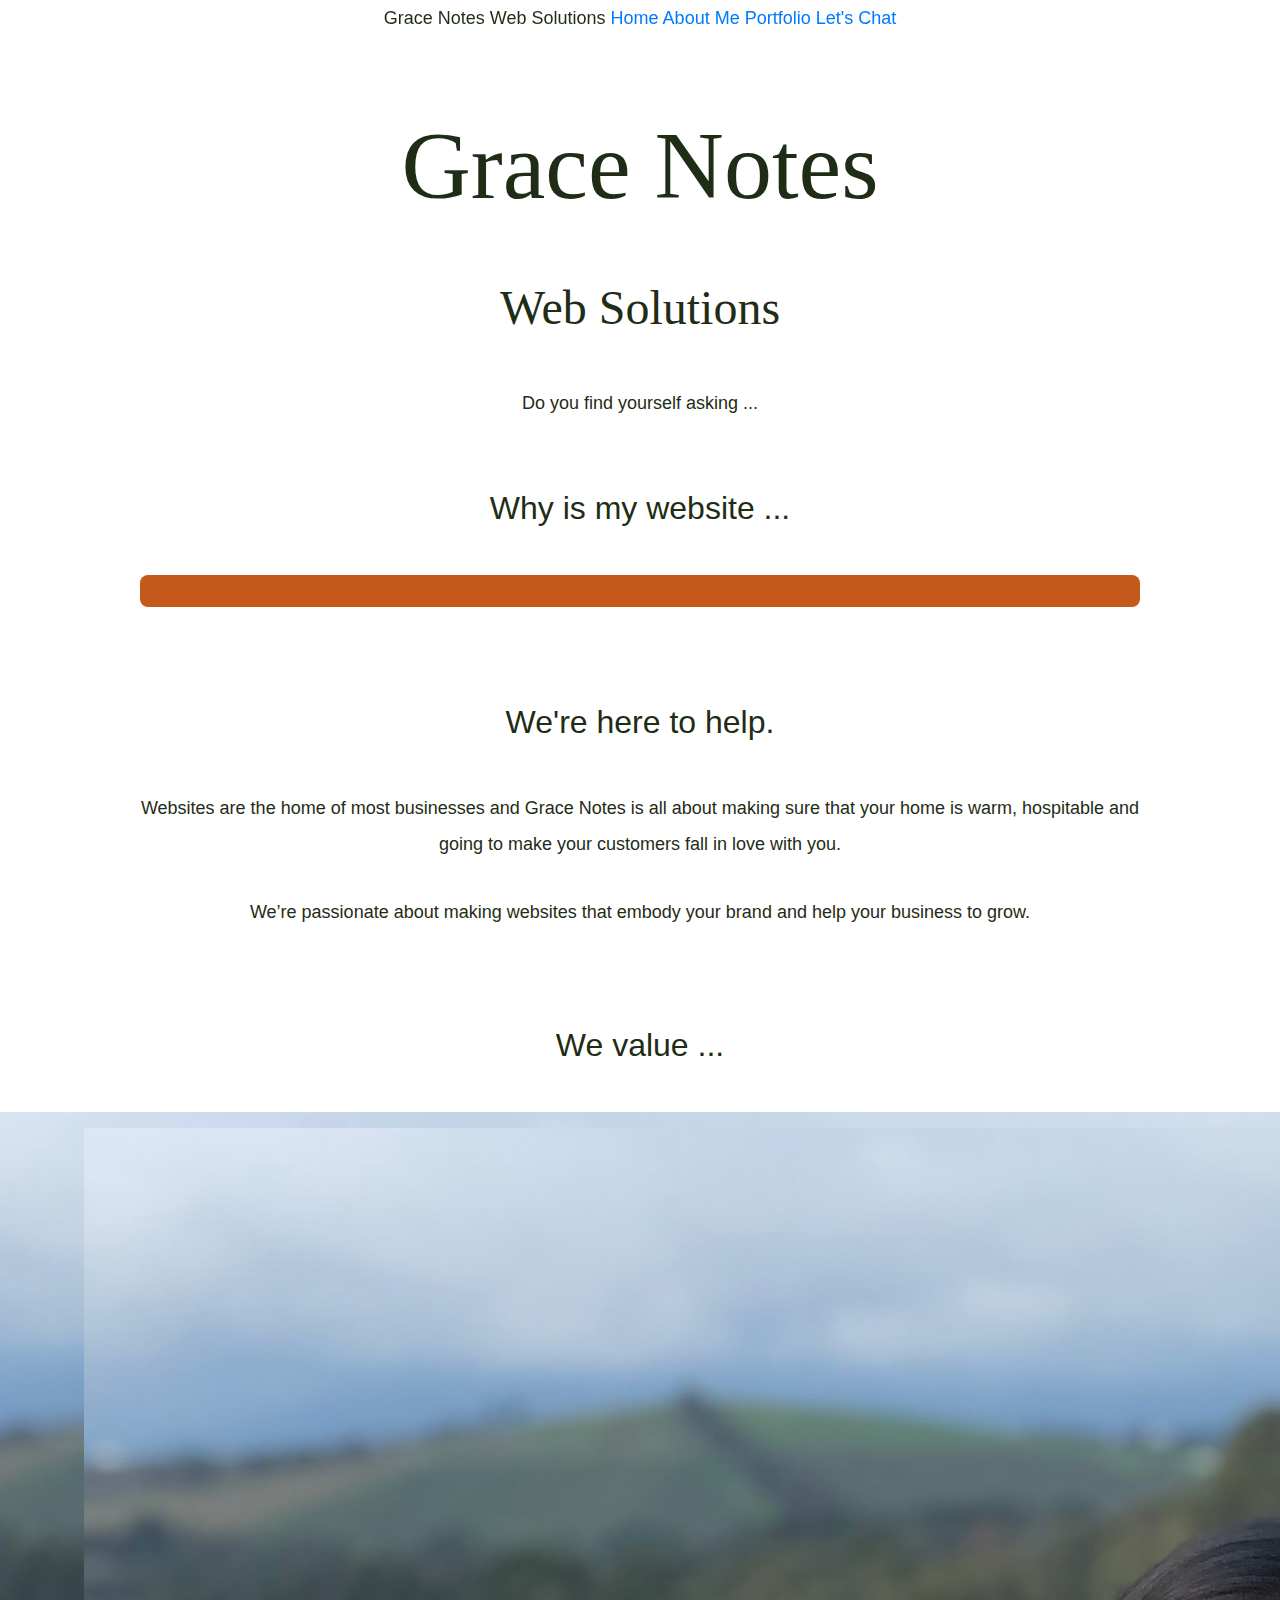
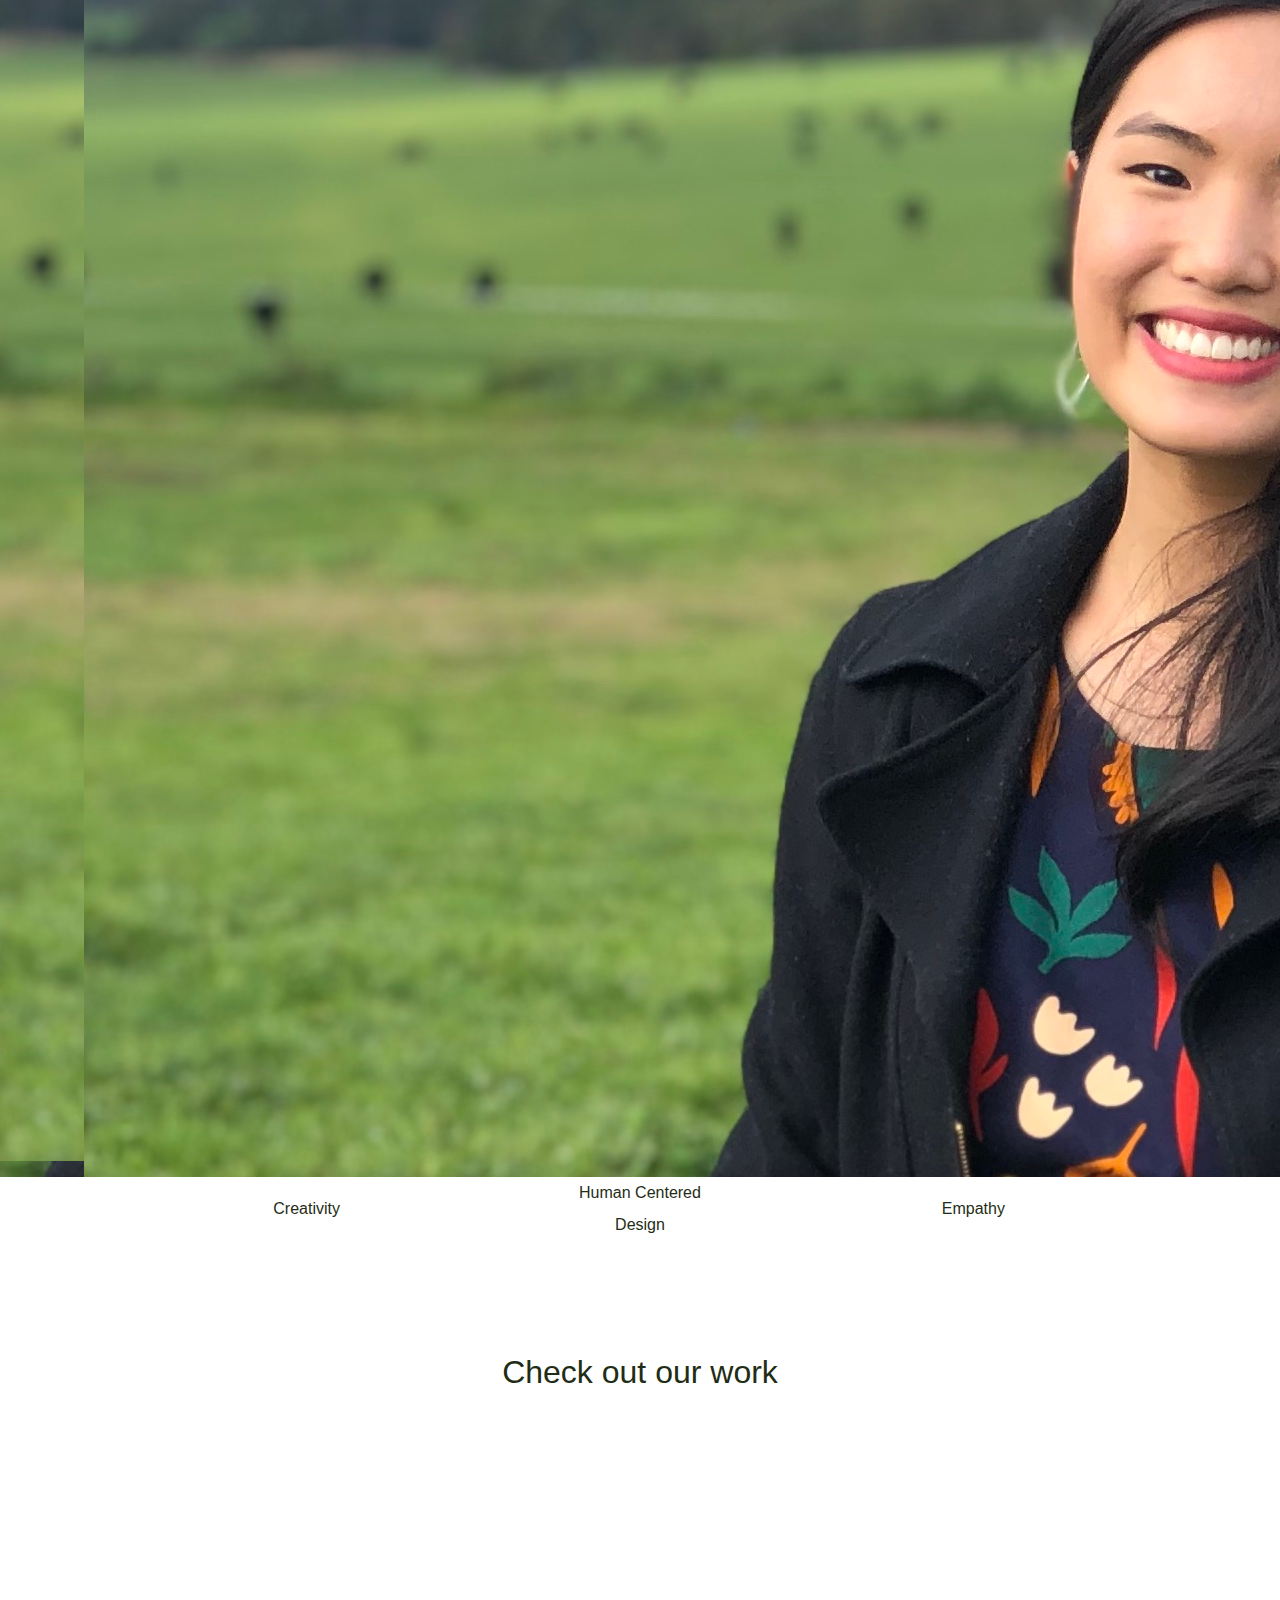
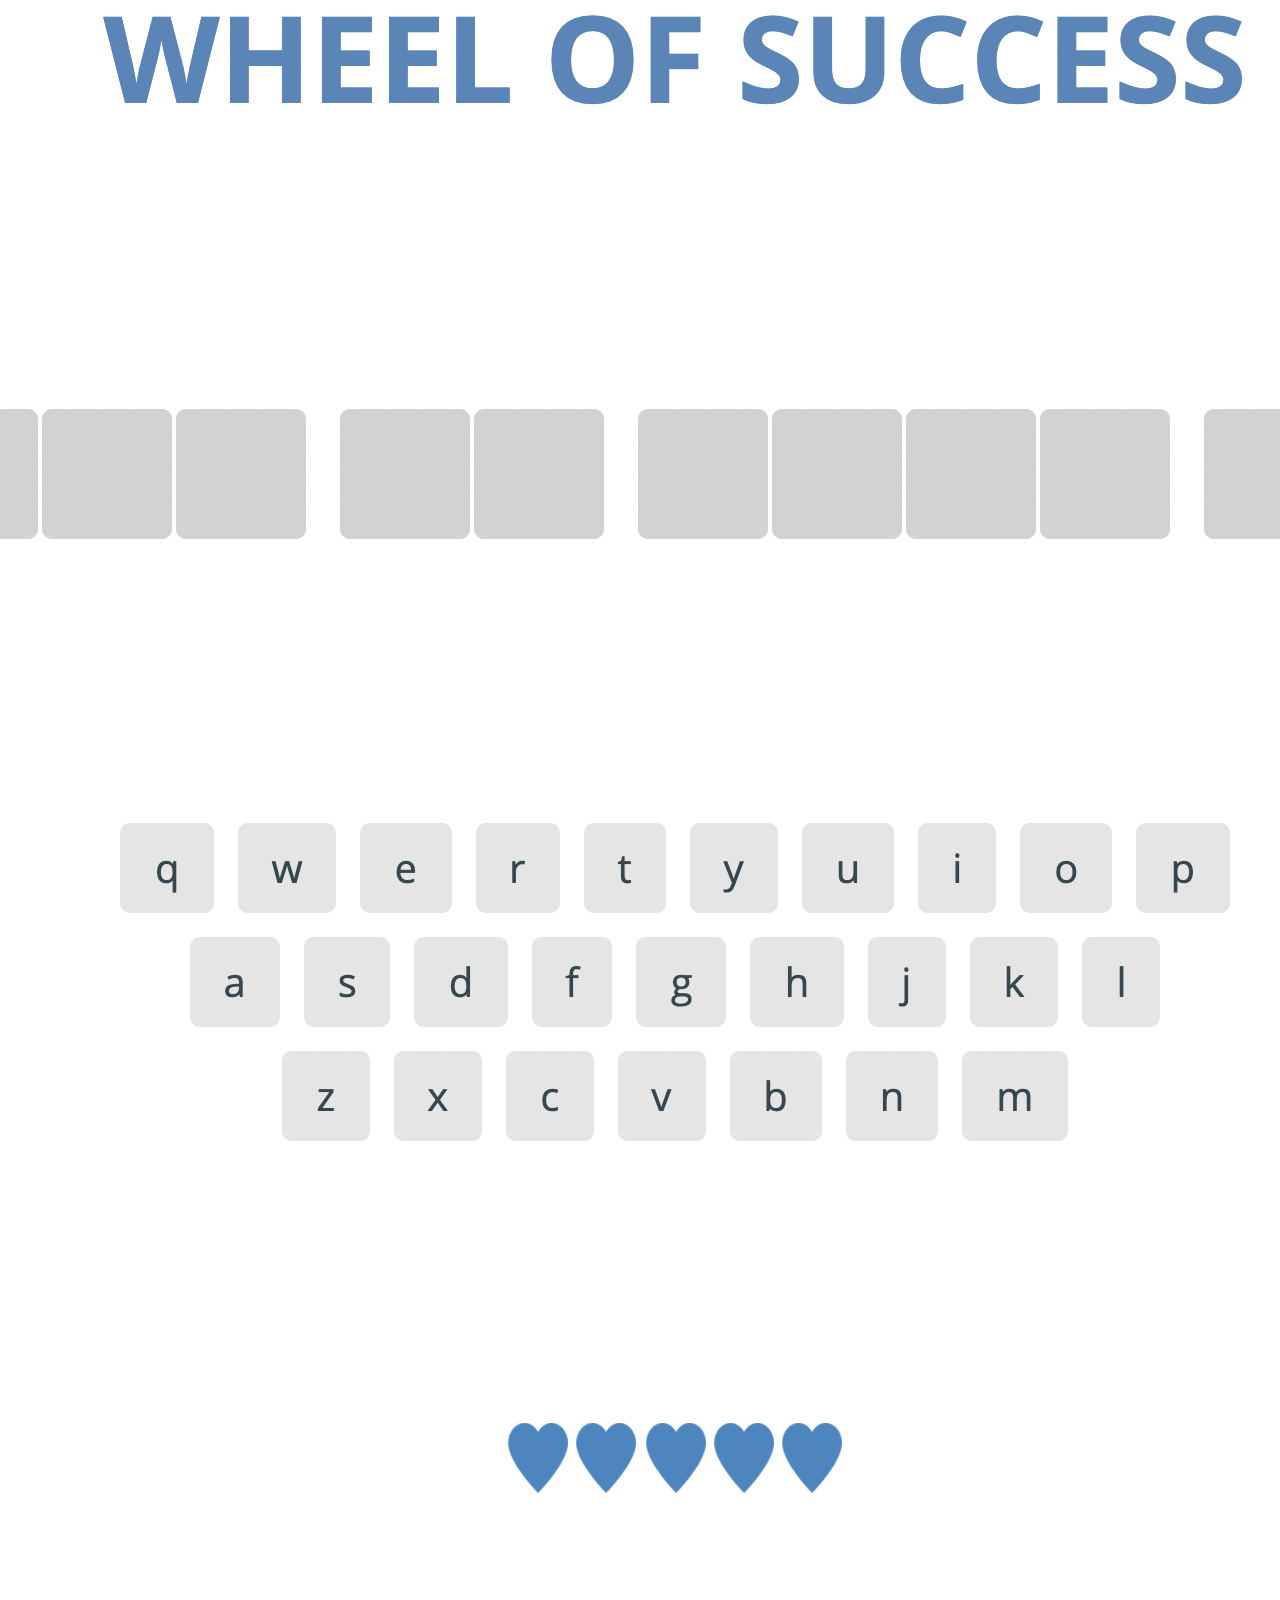
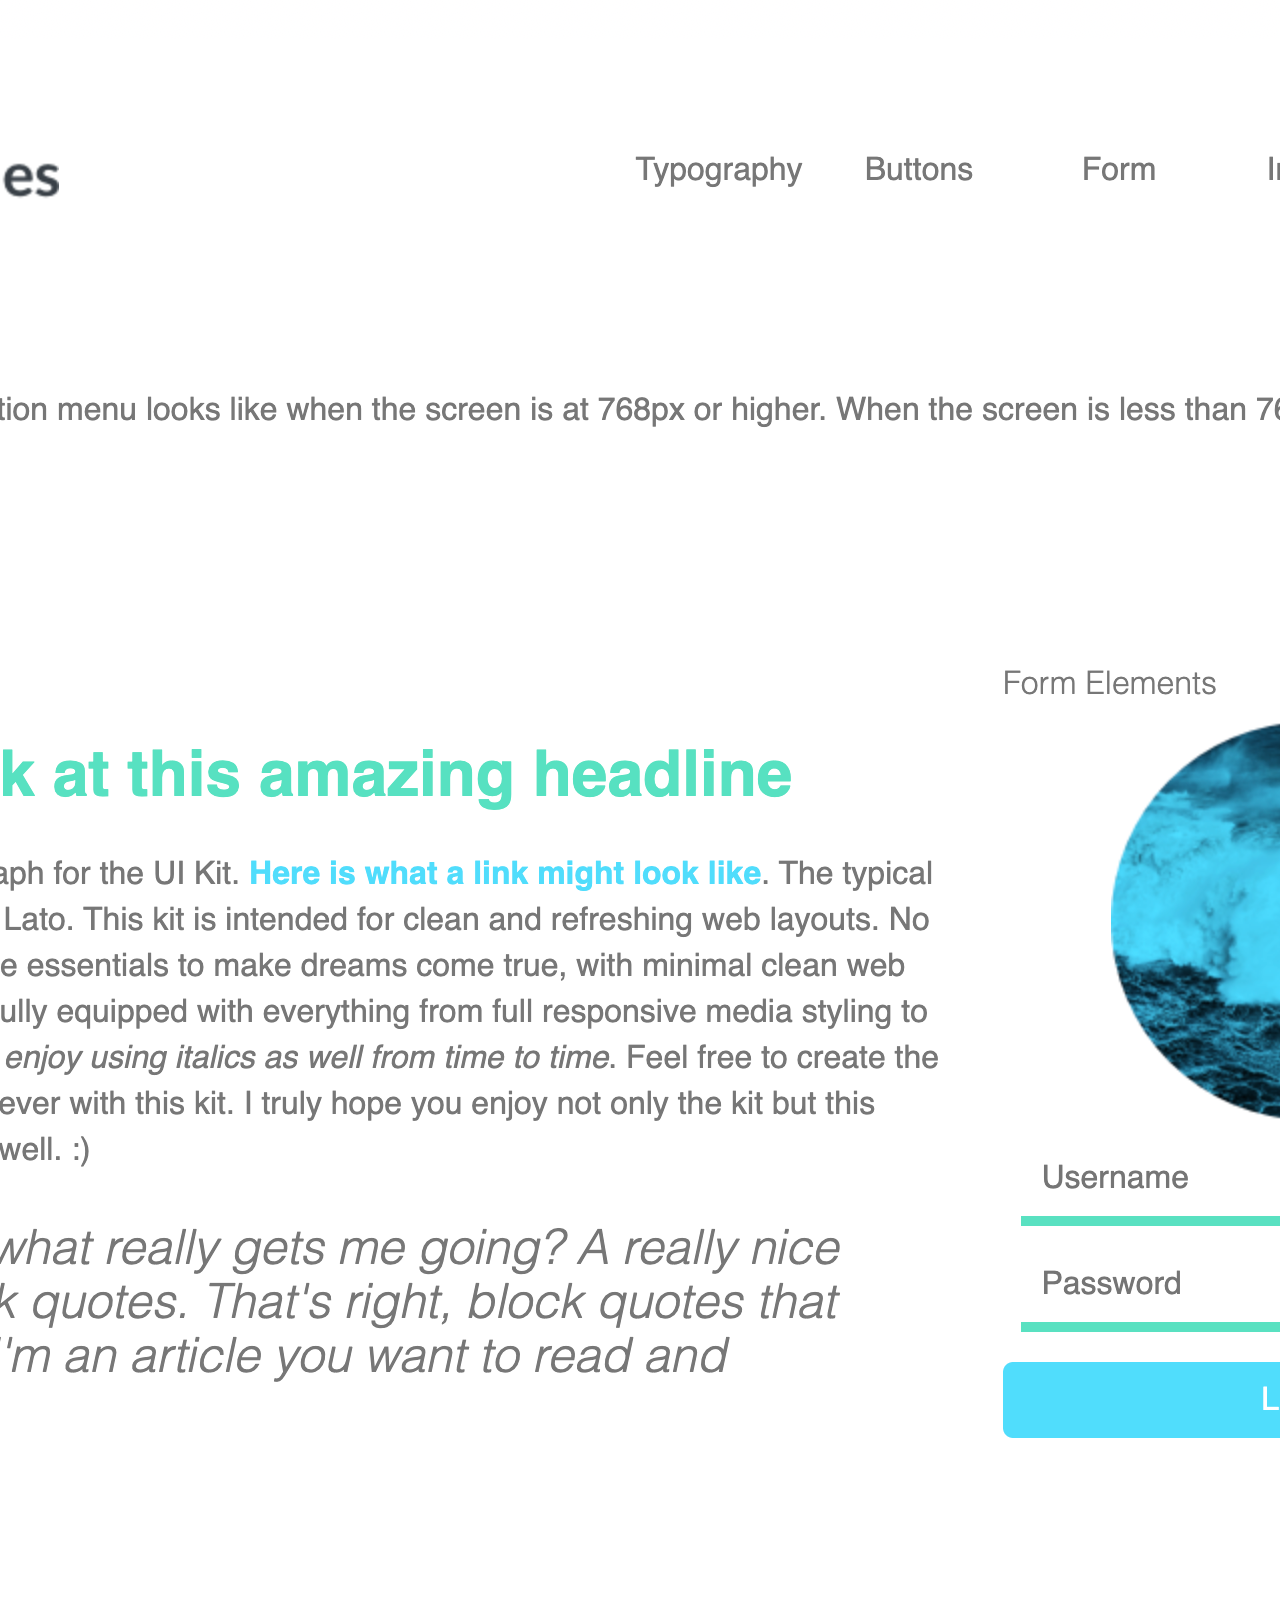
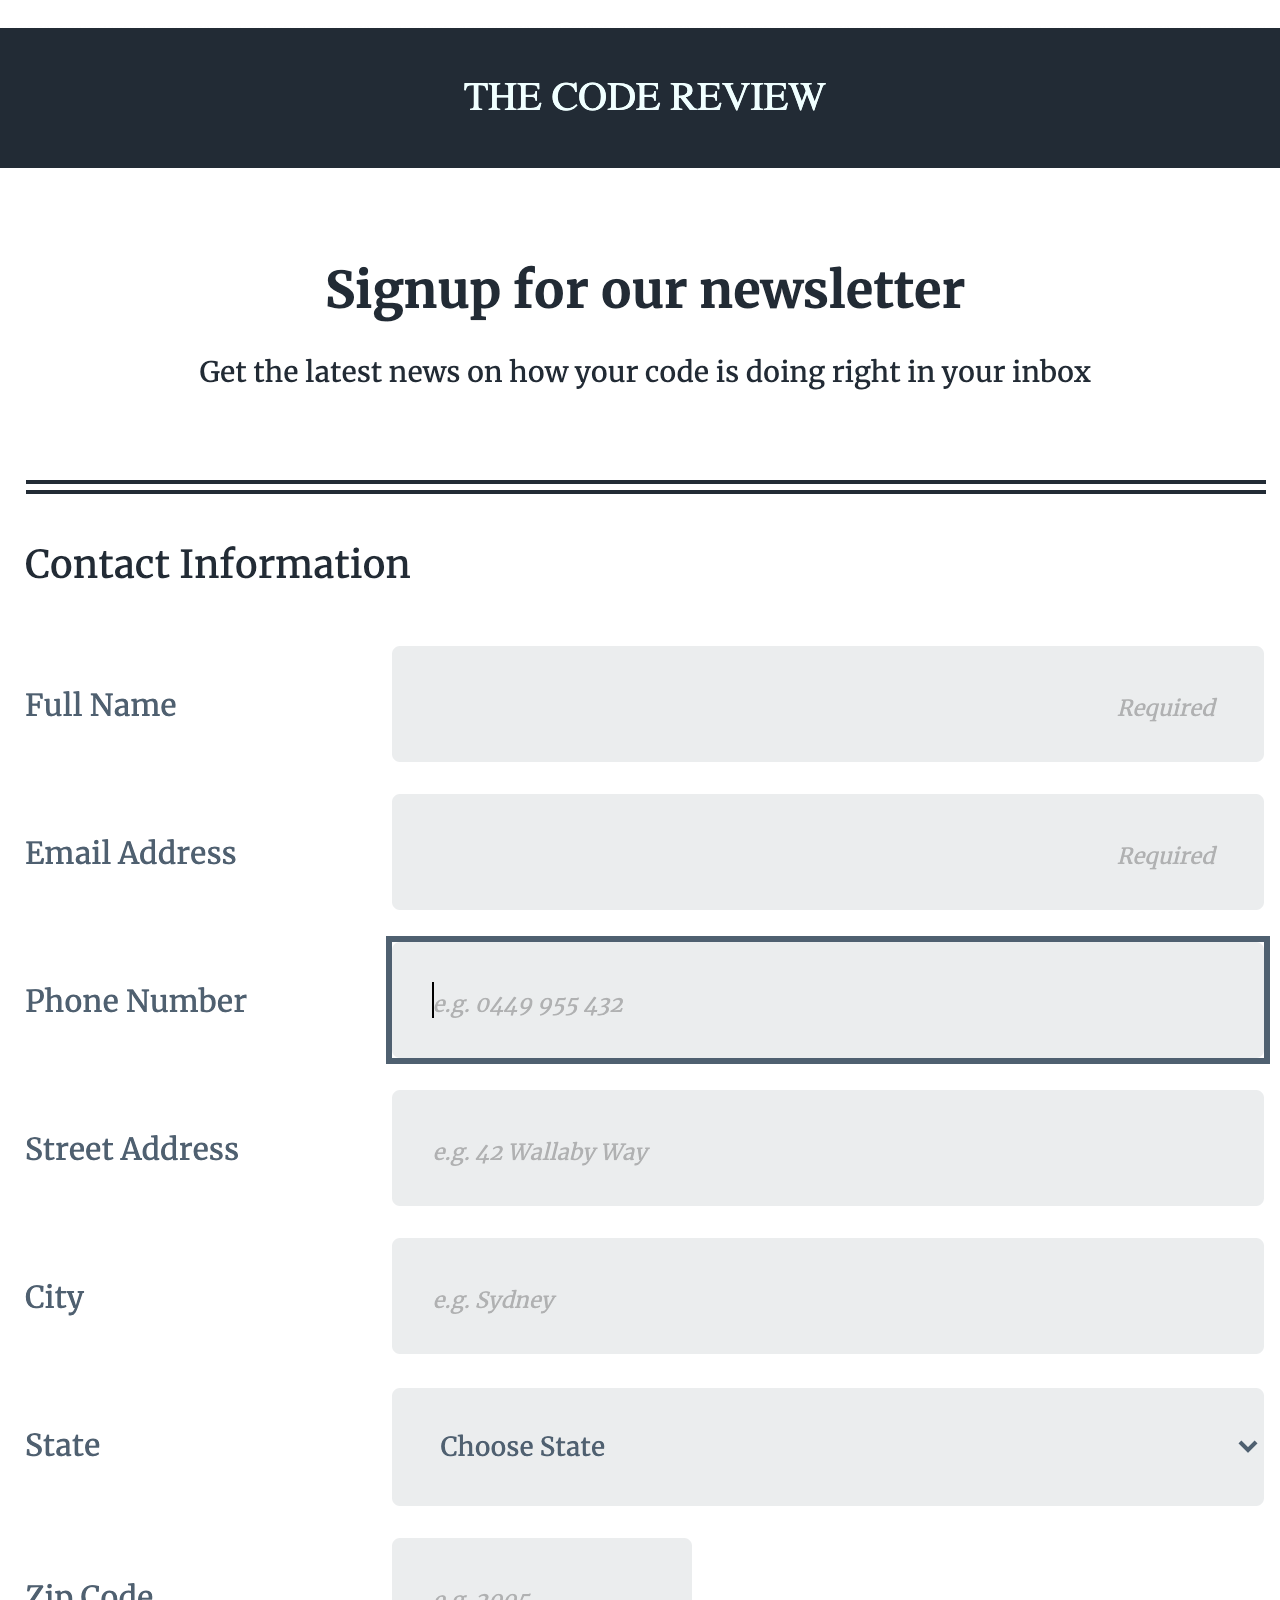
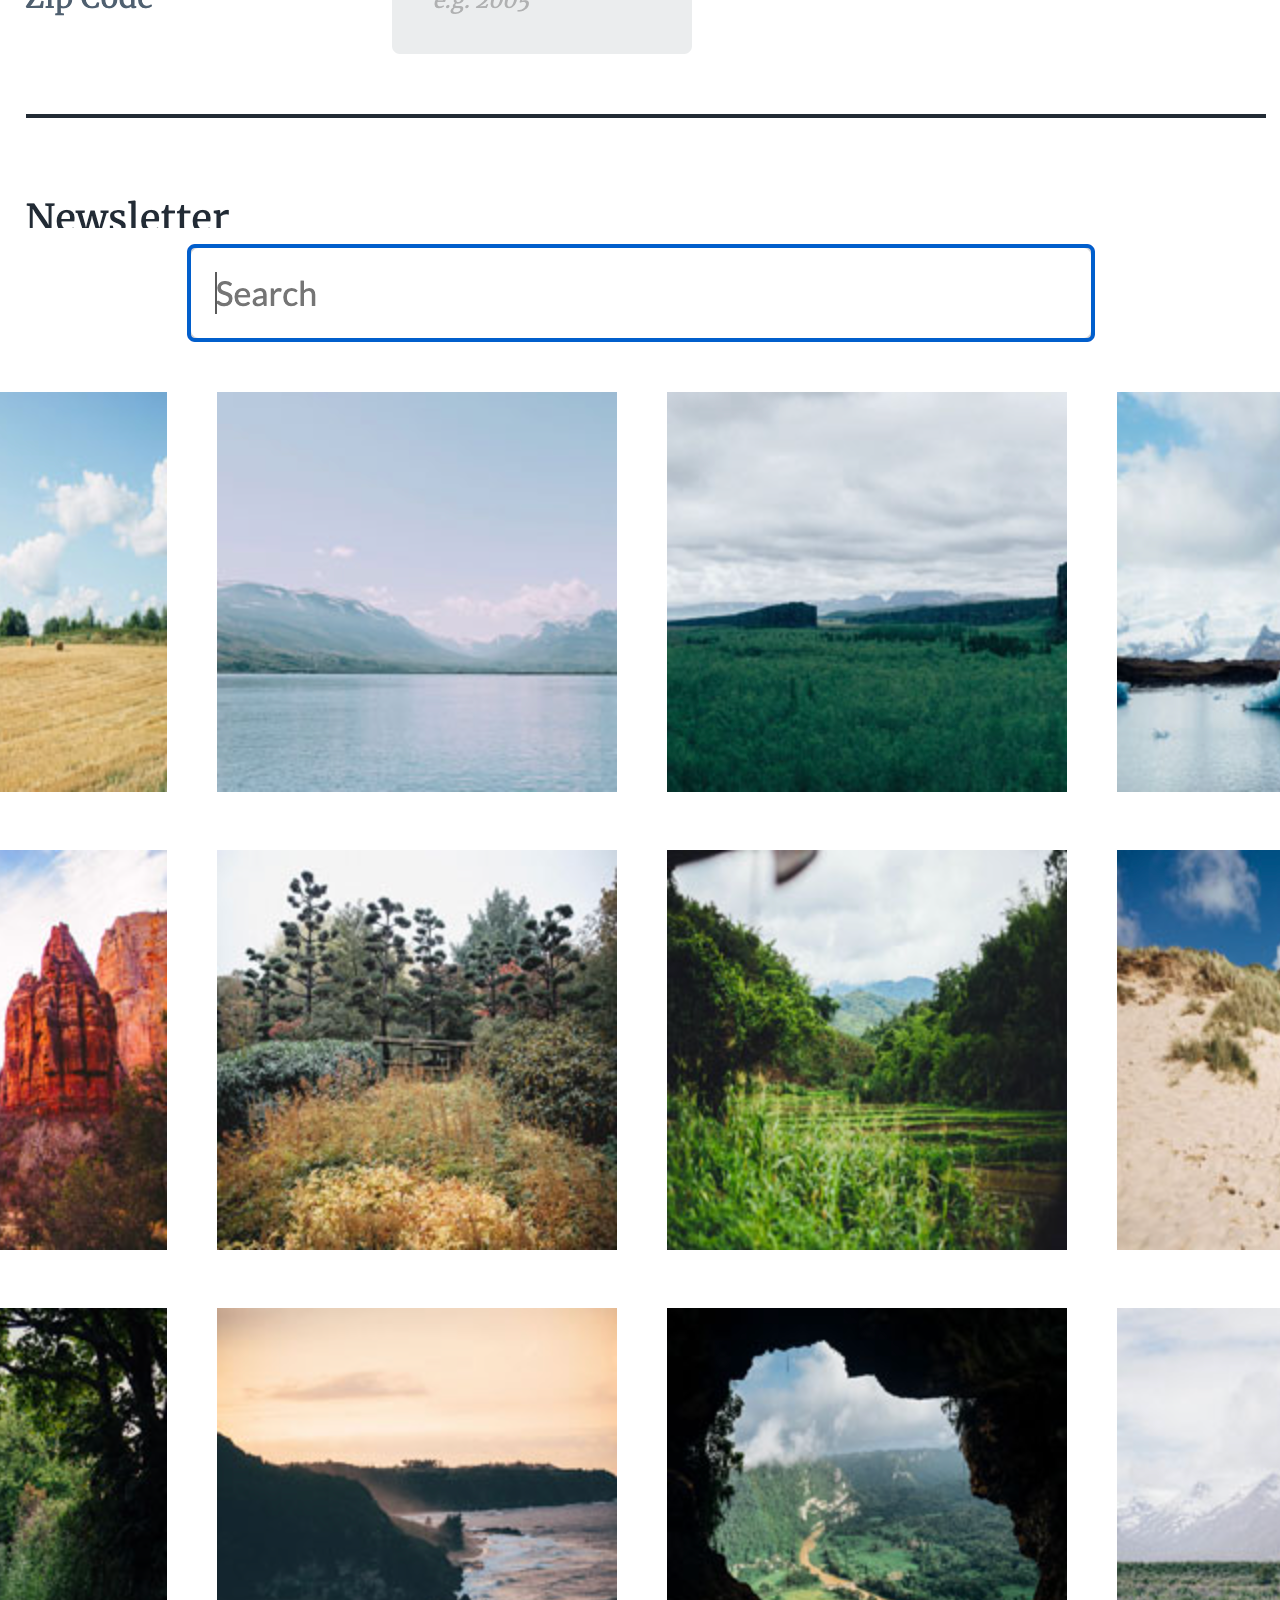
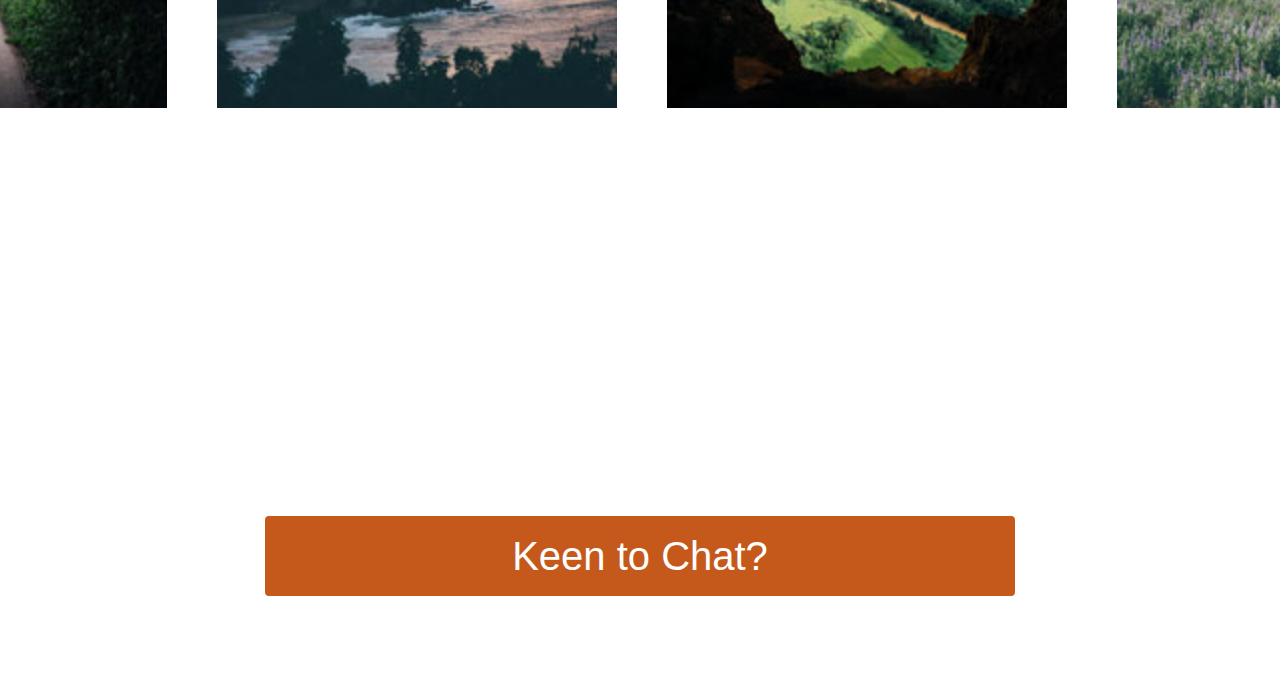
<file: home.html>
<!DOCTYPE html>
<html lang="en">
  <head>
    <!-- what is the UTF-8 for? -->
    <meta charset="UTF-8" />
    <meta name="viewport" content="width=device-width, initial-scale=1.0" />
    <link
      rel="stylesheet"
      href="https://stackpath.bootstrapcdn.com/bootstrap/4.3.1/css/bootstrap.min.css"
      integrity="sha384-ggOyR0iXCbMQv3Xipma34MD+dH/1fQ784/j6cY/iJTQUOhcWr7x9JvoRxT2MZw1T"
      crossorigin="anonymous"
    />

    <link href="./normalize.css" rel="stylesheet" />
    <link href="./styles.css" rel="stylesheet" />

    <title>Grace Notes Web Solutions</title>
  </head>
  <body>
    <nav>
      <a id="nav-logo">Grace Notes Web Solutions</a>
      <a id="nav-home" href="home.html">Home</a>
      <a id="nav-about" href="about.html">About Me</a>
      <a id="nav-portfolio" href="portfolio.html">Portfolio</a>
      <a id="nav-contact" href="contact.html">Let's Chat</a>
    </nav>
    <header>
      <h1>Grace Notes</h1>
      <h2>Web Solutions</h2>
    </header>
    <main>
      <!-- advert -->
      <section class="advert-container">
        <p>Do you find yourself asking ...</p>
        <br />
        <div class="advert">
          <h3>Why is my website ...</h3>
          <h3 class="typing"></h3>
        </div>
        <!-- JS GOES HERE to generate the typewriting-->
      </section>

      <!-- Help Text -->
      <section>
        <h3>We're here to help.</h3>
        <p>
          Websites are the home of most businesses and Grace Notes is all about
          making sure that your home is warm, hospitable and going to make your
          customers fall in love with you.
        </p>
        <p>
          We’re passionate about making websites that embody your brand and help
          your business to grow.
        </p>
      </section>

      <!-- Services -->
      <section></section>

      <!-- Values -->
      <section id="values">
        <h3>We value ...</h3>
        <div class="values-container">
          <div class="value-card">
            <img src="images/grace.jpg" class="value-svg" />
            <p class="value">Creativity</p>
          </div>
          <div class="value-card">
            <img src="images/grace.jpg" class="value-svg" />
            <p class="value">Human Centered Design</p>
          </div>
          <div class="value-card">
            <img src="images/grace.jpg" class="value-svg" />
            <p class="value">Empathy</p>
          </div>
        </div>
      </section>

      <!-- Portfolio Gallery Snippet -->
      <section>
        <h3>Check out our work</h3>
        <!-- JS powered gallery flexbox thing goes here -->
        <div class="portfolio-container">
          <img src="images/project-1.png" class="portfolio" />
          <img src="images/project-2.png" class="portfolio" />
          <img src="images/project-3.png" class="portfolio" />
          <img src="images/project-4.png" class="portfolio" />
        </div>
      </section>

      <!-- Keen to Chat link to modal -->
      <button
        id="cta"
        type="button"
        class="btn btn-primary"
        data-toggle="modal"
        data-target="#modal"
        data-whatever="@mdo"
      >
        Keen to Chat?
      </button>
      <!-- Modal -->
      <!-- When adding JS, Add .active to items in the dropdown to style them as active. (So visitor knows they chose it)

 -->
      <div
        class="modal fade"
        id="modal"
        tabindex="-1"
        role="dialog"
        aria-labelledby="modalLabel"
        aria-hidden="true"
      >
        <div class="modal-dialog" role="document">
          <div class="modal-content">
            <div class="modal-header">
              <h5 class="modal-title" id="modalLabel">
                You're getting closer to your dream website!
              </h5>
              <button
                type="button"
                class="close"
                data-dismiss="modal"
                aria-label="Close"
              >
                <span aria-hidden="true">&times;</span>
              </button>
            </div>

            <div class="modal-body">
              <form>
                <div class="form-group">
                  <label for="recipient-name" class="col-form-label"
                    >Your name:
                  </label>
                  <input type="text" class="form-control" id="recipient-name" />
                </div>
                <div class="form-group">
                  <label for="recipient-email" class="col-form-label"
                    >Email Address:
                  </label>
                  <input
                    type="email"
                    class="form-control"
                    id="recipient-email"
                  />
                </div>

                <div class="form-group">
                  <label for="message-text" class="col-form-label"
                    >What would you like to chat about:</label
                  >
                  <textarea class="form-control" id="message-text"></textarea>
                </div>
                <div class="form-group">
                  <label for="contact-options" class="col-form-label"
                    >How would you like to be contacted?</label
                  >
                  <div class="btn-group">
                    <button
                      type="button"
                      class="btn btn-danger dropdown-toggle"
                      data-toggle="dropdown"
                      aria-haspopup="true"
                      aria-expanded="false"
                    >
                      Action
                    </button>
                    <div class="dropdown-menu">
                      <a class="dropdown-item" href="#">Email</a>
                      <a class="dropdown-item" href="#">Text Message</a>
                      <a class="dropdown-item" href="#">Phone Call</a>
                      <div class="dropdown-divider"></div>
                    </div>
                  </div>
                </div>
                <div class="form-group">
                  <label for="recipient-number" class="col-form-label"
                    >Mobile Number:
                  </label>
                  <input
                    type="text"
                    class="form-control"
                    id="recipient-number"
                  />
                </div>
                <div class="form-group">
                  <label for="contact-options" class="col-form-label"
                    >How did you hear about us?</label
                  >
                  <div class="btn-group">
                    <button
                      type="button"
                      class="btn btn-danger dropdown-toggle"
                      data-toggle="dropdown"
                      aria-haspopup="true"
                      aria-expanded="false"
                    >
                      Action
                    </button>
                    <div class="dropdown-menu">
                      <a class="dropdown-item" href="#">Recommendation</a>
                      <a class="dropdown-item" href="#"
                        >Search Enging (e.g. Google)</a
                      >
                      <a class="dropdown-item" href="#">Facebook</a>
                      <a class="dropdown-item" href="#">LinkedIn</a>

                      <div class="dropdown-divider"></div>
                    </div>
                  </div>
                </div>
              </form>
            </div>
            <div class="modal-footer">
              <button
                type="button"
                class="btn btn-secondary"
                data-dismiss="modal"
              >
                Close
              </button>
              <button type="button" class="btn btn-primary">
                Send message
              </button>
            </div>
          </div>
        </div>
      </div>
    </main>
    <script
      src="https://code.jquery.com/jquery-3.3.1.slim.min.js"
      integrity="sha384-q8i/X+965DzO0rT7abK41JStQIAqVgRVzpbzo5smXKp4YfRvH+8abtTE1Pi6jizo"
      crossorigin="anonymous"
    ></script>
    <script
      src="https://cdnjs.cloudflare.com/ajax/libs/popper.js/1.14.7/umd/popper.min.js"
      integrity="sha384-UO2eT0CpHqdSJQ6hJty5KVphtPhzWj9WO1clHTMGa3JDZwrnQq4sF86dIHNDz0W1"
      crossorigin="anonymous"
    ></script>
    <script
      src="https://stackpath.bootstrapcdn.com/bootstrap/4.3.1/js/bootstrap.min.js"
      integrity="sha384-JjSmVgyd0p3pXB1rRibZUAYoIIy6OrQ6VrjIEaFf/nJGzIxFDsf4x0xIM+B07jRM"
      crossorigin="anonymous"
    ></script>
    <script src="main.js"></script>
  </body>
</html>
</file>
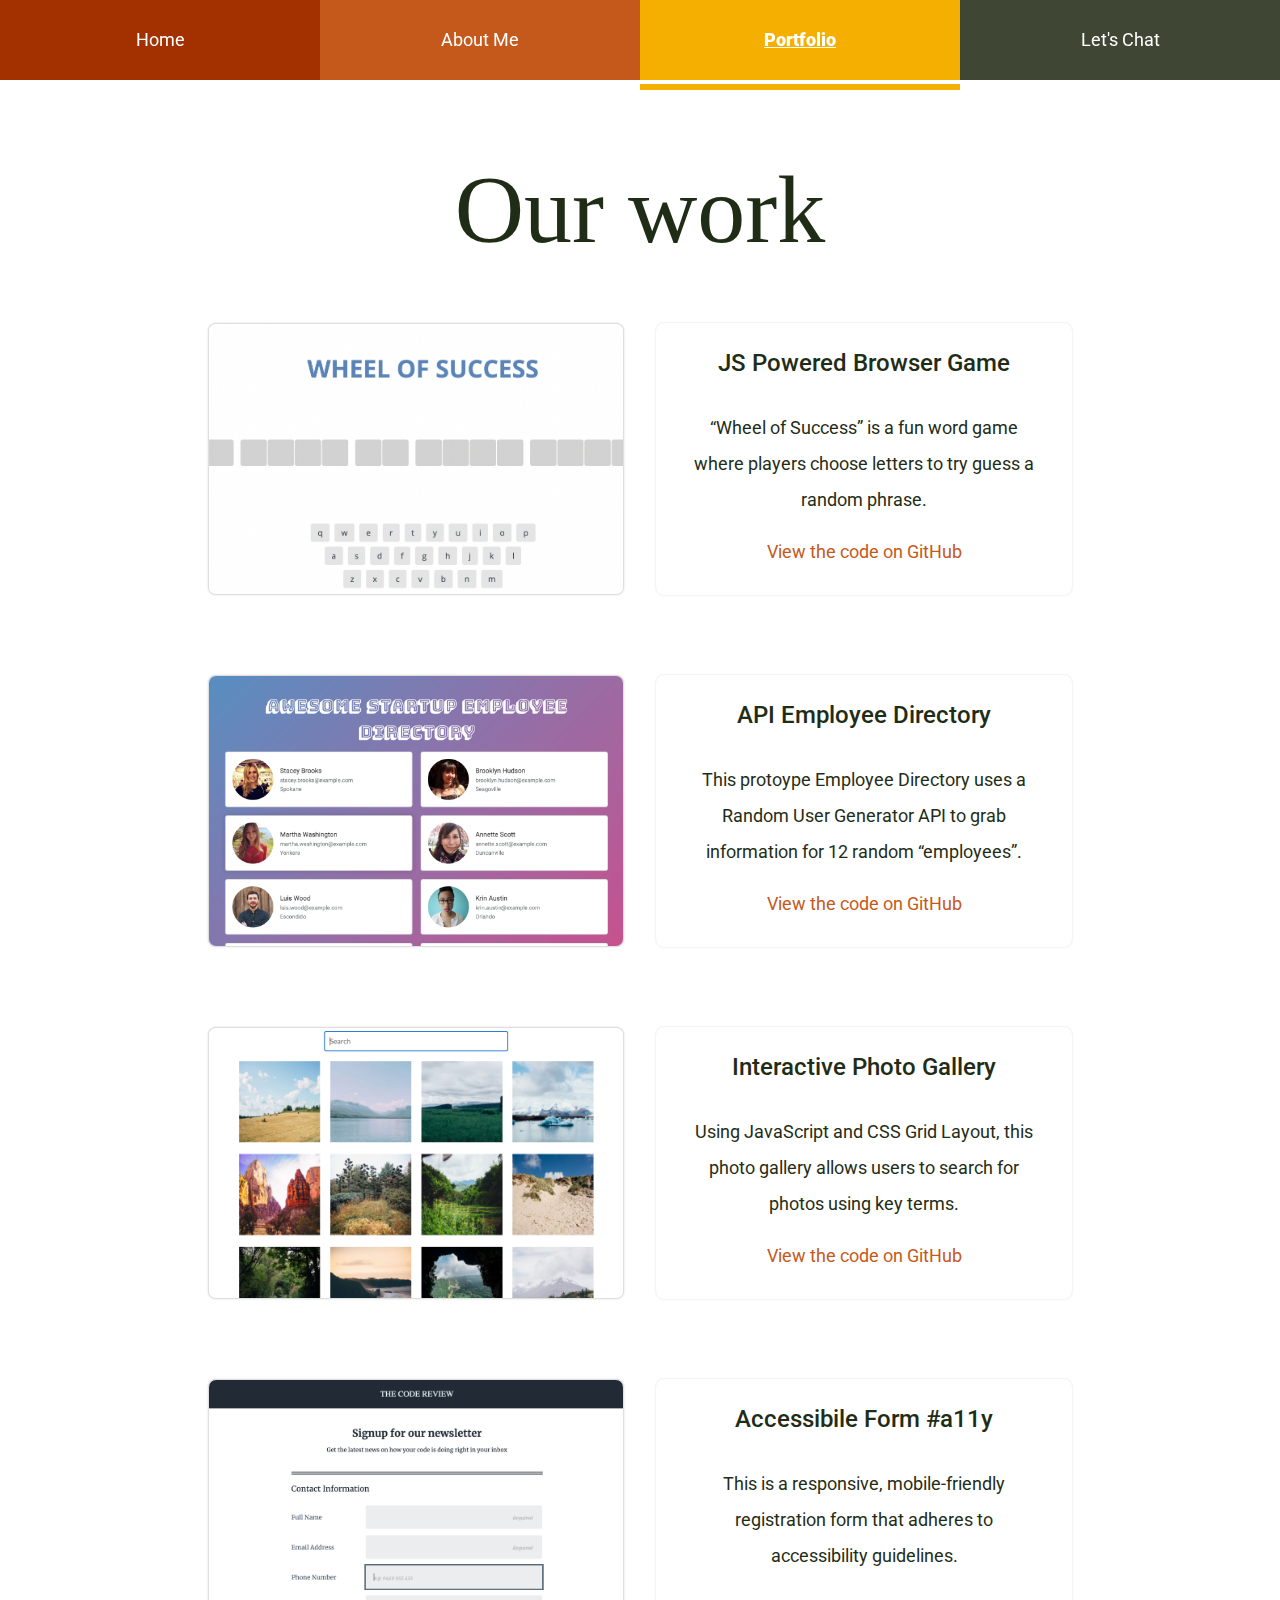
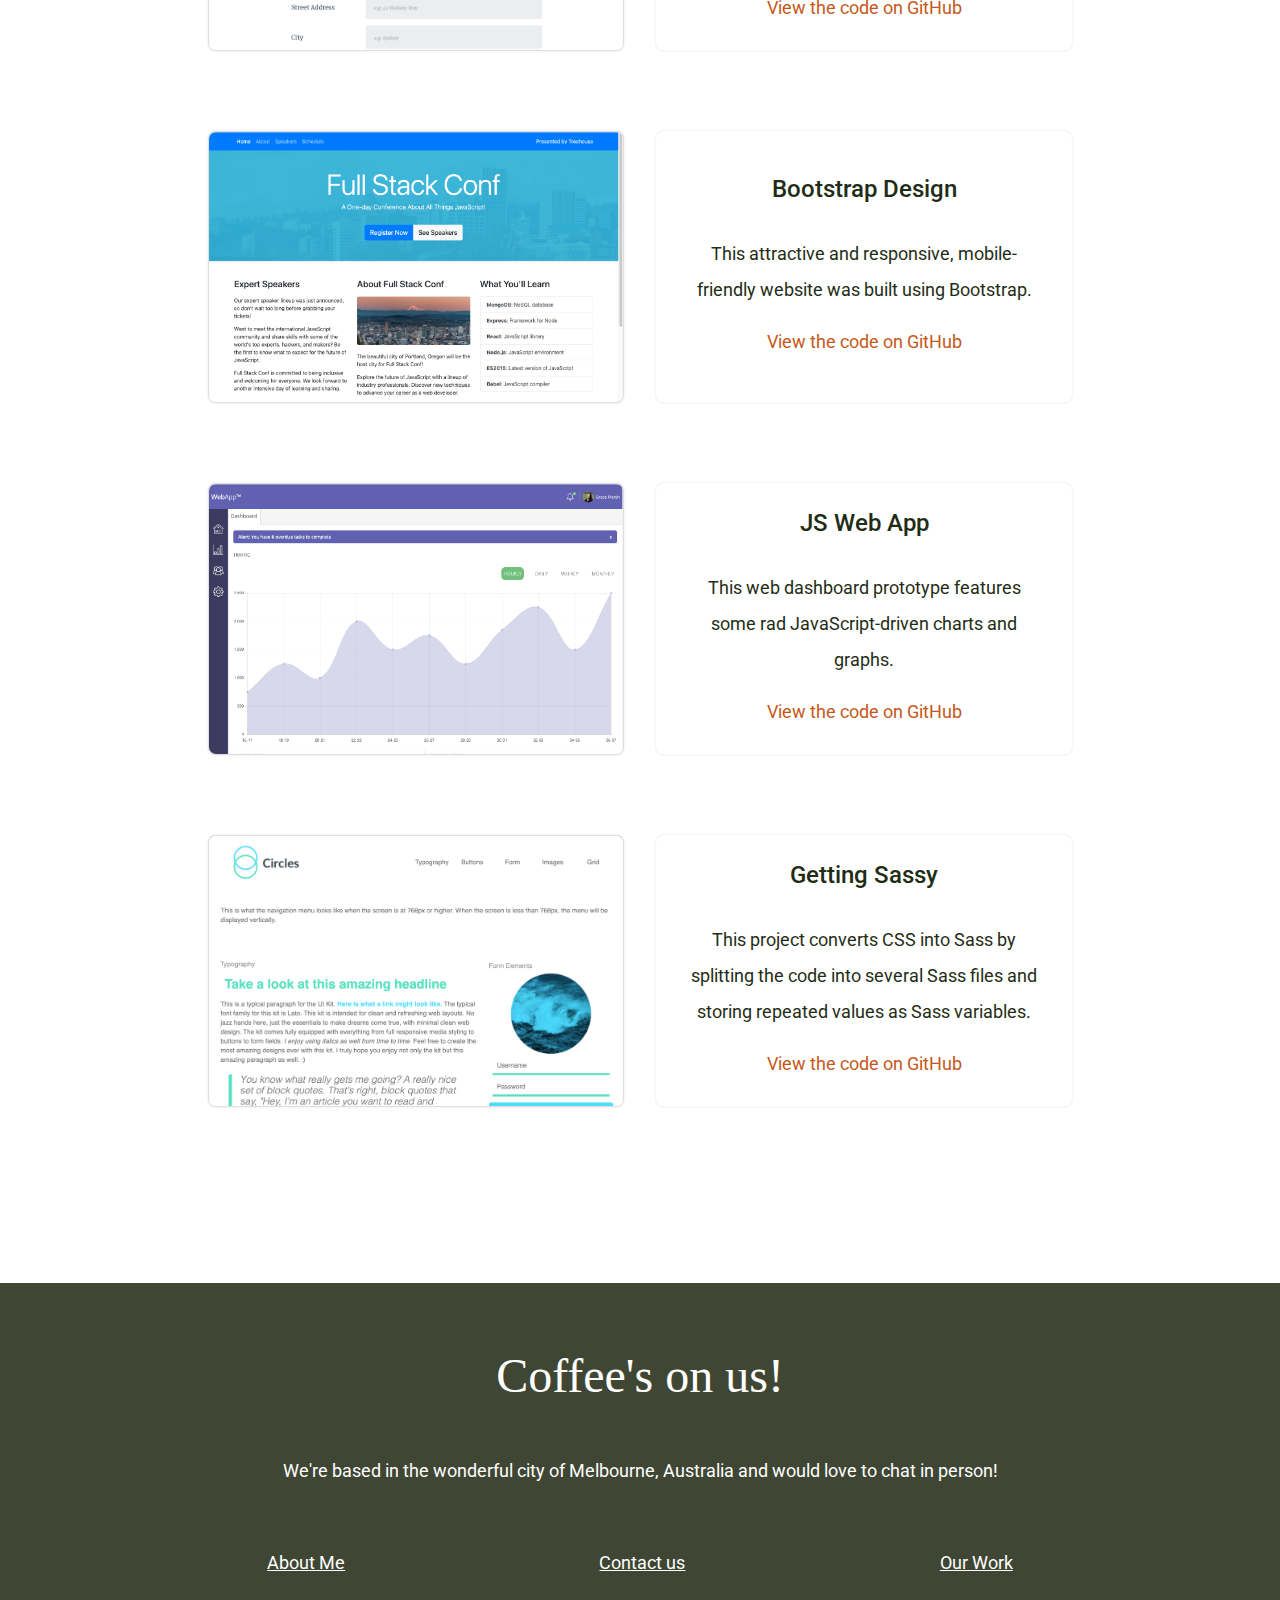
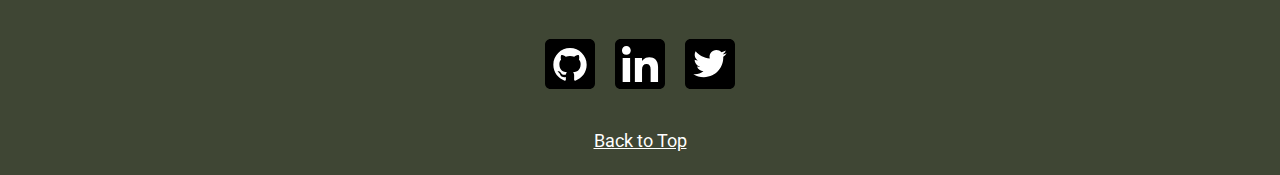
<file: portfolio.html>
<!DOCTYPE html>
<html lang="en">
  <head>
    <!-- what is the UTF-8 for? -->
    <meta charset="UTF-8" />
    <meta name="viewport" content="width=device-width, initial-scale=1.0" />
    <link
      rel="stylesheet"
      href="https://stackpath.bootstrapcdn.com/bootstrap/4.3.1/css/bootstrap.min.css"
      integrity="sha384-ggOyR0iXCbMQv3Xipma34MD+dH/1fQ784/j6cY/iJTQUOhcWr7x9JvoRxT2MZw1T"
      crossorigin="anonymous"
    />
    <link rel="preconnect" href="https://fonts.googleapis.com" />
    <link rel="preconnect" href="https://fonts.gstatic.com" crossorigin />
    <link
      href="https://fonts.googleapis.com/css2?family=Roboto:wght@300;400;900&family=Scheherazade:wght@400;700&display=swap"
      rel="stylesheet"
    />
    <link href="./normalize.css" rel="stylesheet" />
    <link href="./styles.css" rel="stylesheet" />

    <title>Grace Notes Web Solutions</title>
  </head>
  <body>
    <div id="top"></div>

    <nav id="nav-mobile-bootstrap" class="navbar navbar-expand-lg navbar-dark">
      <a class="nav-home navbar-brand nav-link" href="index.html">GraceNotes</a>
      <button
        class="navbar-toggler"
        type="button"
        data-toggle="collapse"
        data-target="#navbarNav"
        aria-controls="navbarNav"
        aria-expanded="false"
        aria-label="Toggle navigation"
      >
        <span class="navbar-toggler-icon"></span>
      </button>
      <div class="collapse navbar-collapse" id="navbarNav">
        <ul class="navbar-nav">
          <li class="nav-item">
            <a class="nav-link nav-about" href="about.html">About Me</a>
          </li>
          <li class="nav-item">
            <a class="nav-link nav-portfolio" href="portfolio.html"
              >Portfolio</a
            >
          </li>
          <li class="nav-item">
            <a class="nav-link nav-contact" href="contact.html">Let's Chat</a>
          </li>
        </ul>
      </div>
    </nav>
    <nav id="nav-not-mobile">
      <a class="nav-link nav-home" href="index.html">Home</a>
      <a class="nav-link nav-about" href="about.html">About Me</a>
      <a class="nav-link nav-portfolio" href="portfolio.html">Portfolio</a>
      <a class="nav-link nav-contact" href="contact.html">Let's Chat</a>
    </nav>
    <header>
      <h1>Our work</h1>
    </header>
    <main>
      <section>
        <div class="portfolio-container">
          <div class="card">
            <img
              alt="image of web project and link to live website"
              src="images/project-game.png"
              class="portfolio-img"
            />
            <div class="overlay">
              <a
                class="text"
                href="https://gracemarsh.github.io/game-show-app/"
                target="_blank"
                >Visit Project</a
              >
            </div>
          </div>
          <div class="text-card" id="project-game">
            <h4>JS Powered Browser Game</h4>
            <p>
              “Wheel of Success” is a fun word game where players choose letters
              to try guess a random phrase.
            </p>
            <a
              href="https://github.com/gracemarsh/game-show-app"
              target="_blank"
              >View the code on GitHub</a
            >
          </div>
          <div class="card">
            <img
              alt="image of web project and link to live website"
              src="images/project-directory.png"
              class="portfolio-img"
            />
            <div class="overlay">
              <a
                class="text"
                href="https://gracemarsh.github.io/employee-directory/"
                target="_blank"
                >Visit Project</a
              >
            </div>
          </div>
          <div class="text-card" id="project-directory">
            <h4>API Employee Directory</h4>
            <p>
              This protoype Employee Directory uses a Random User Generator API
              to grab information for 12 random “employees”.
            </p>
            <a
              href="https://github.com/gracemarsh/employee-directory"
              target="_blank"
              >View the code on GitHub</a
            >
          </div>
          <div class="card">
            <img
              alt="image of web project and link to live website"
              src="images/project-gallery.png"
              class="portfolio-img"
            />
            <div class="overlay">
              <a
                class="text"
                href="https://gracemarsh.github.io/photo_gallery/"
                target="_blank"
                >Visit Project</a
              >
            </div>
          </div>
          <div class="text-card" id="project-gallery">
            <h4>Interactive Photo Gallery</h4>
            <p>
              Using JavaScript and CSS Grid Layout, this photo gallery allows
              users to search for photos using key terms.
            </p>
            <a
              href="https://github.com/gracemarsh/photo_gallery"
              target="_blank"
              >View the code on GitHub</a
            >
          </div>
          <div class="card">
            <img
              alt="image of web project and link to live website"
              src="images/project-form.png"
              class="portfolio-img"
            />
            <div class="overlay">
              <a
                class="text"
                href="https://gracemarsh.github.io/accessible-form/"
                target="_blank"
                >Visit Project</a
              >
            </div>
          </div>
          <div class="text-card" id="project-form">
            <h4>Accessibile Form #a11y</h4>
            <p>
              This is a responsive, mobile-friendly registration form that
              adheres to accessibility guidelines.
            </p>
            <a
              href="https://github.com/gracemarsh/accessible-form"
              target="_blank"
              >View the code on GitHub</a
            >
          </div>
          <div class="card">
            <img
              alt="image of web project and link to live website"
              src="images/project-conf.png"
              class="portfolio-img"
            />
            <div class="overlay">
              <a
                class="text"
                href="https://gracemarsh.github.io/bootstrap-website-building/"
                target="_blank"
                >Visit Project</a
              >
            </div>
          </div>
          <div class="text-card" id="project-conf">
            <h4>Bootstrap Design</h4>
            <p>
              This attractive and responsive, mobile-friendly website was built
              using Bootstrap.
            </p>
            <a
              href="https://github.com/gracemarsh/bootstrap-website-building"
              target="_blank"
              >View the code on GitHub</a
            >
          </div>
          <div class="card">
            <img
              alt="image of web project and link to live website"
              src="images/project-app.png"
              class="portfolio-img"
            />
            <div class="overlay">
              <a
                class="text"
                href="https://gracemarsh.github.io/webapp-dashboard/"
                target="_blank"
                >Visit Project</a
              >
            </div>
          </div>
          <div class="text-card" id="project-app">
            <h4>JS Web App</h4>
            <p>
              This web dashboard prototype features some rad JavaScript-driven
              charts and graphs.
            </p>
            <a
              href="https://github.com/gracemarsh/webapp-dashboard"
              target="_blank"
              >View the code on GitHub</a
            >
          </div>
          <div class="card">
            <img
              alt="image of web project and link to live website"
              src="images/project-style.png"
              class="portfolio-img"
            />
            <div class="overlay">
              <a
                class="text"
                href="https://gracemarsh.github.io/style-guide/"
                target="_blank"
                >Visit Project</a
              >
            </div>
          </div>
          <div class="text-card" id="project-style">
            <h4>Getting Sassy</h4>
            <p>
              This project converts CSS into Sass by splitting the code into
              several Sass files and storing repeated values as Sass variables.
            </p>
            <a href="https://github.com/gracemarsh/style-guide" target="_blank"
              >View the code on GitHub</a
            >
          </div>
        </div>
      </section>
    </main>
    <footer>
      <section class="footer-container">
        <h2 id="footer-heading">Coffee's on us!</h2>
        <p>
          We're based in the wonderful city of Melbourne, Australia and would
          love to chat in person!
        </p>
        <section class="footer-links">
          <a href="./about.html">About Me</a>
          <a href="./contact.html">Contact us</a>
          <a href="./portfolio.html">Our Work</a>
        </section>
        <section id="footer-icons">
          <a
            class="socials-icon"
            tabindex="0"
            style="cursor: pointer"
            target="_blank"
            href="https://github.com/gracemarsh"
          >
            <svg
              viewBox="0 0 72 72"
              version="1.1"
              xmlns="http://www.w3.org/2000/svg"
              xmlns:xlink="http://www.w3.org/1999/xlink"
            >
              <!-- Generator: Sketch 49.2 (51160) - http://www.bohemiancoding.com/sketch -->
              <title>Github</title>
              <desc>Created with Sketch.</desc>
              <g
                id="Page-2"
                stroke="none"
                stroke-width="1"
                fill="none"
                fill-rule="evenodd"
              >
                <g
                  id="Social-Icons---Rounded-Black"
                  transform="translate(-264.000000, -939.000000)"
                >
                  <g id="Github" transform="translate(264.000000, 939.000000)">
                    <path
                      d="M8,72 L64,72 C68.418278,72 72,68.418278 72,64 L72,8 C72,3.581722 68.418278,-8.11624501e-16 64,0 L8,0 C3.581722,8.11624501e-16 -5.41083001e-16,3.581722 0,8 L0,64 C5.41083001e-16,68.418278 3.581722,72 8,72 Z"
                      id="Rounded"
                      fill="#000000"
                    ></path>
                    <path
                      d="M35.9985,13 C22.746,13 12,23.7870921 12,37.096644 C12,47.7406712 18.876,56.7718301 28.4145,59.9584121 C29.6145,60.1797862 30.0525,59.4358488 30.0525,58.7973276 C30.0525,58.2250681 30.0315,56.7100863 30.0195,54.6996482 C23.343,56.1558981 21.9345,51.4693938 21.9345,51.4693938 C20.844,48.6864054 19.2705,47.9454799 19.2705,47.9454799 C17.091,46.4500754 19.4355,46.4801943 19.4355,46.4801943 C21.843,46.6503662 23.1105,48.9634994 23.1105,48.9634994 C25.2525,52.6455377 28.728,51.5823398 30.096,50.9649018 C30.3135,49.4077535 30.9345,48.3460615 31.62,47.7436831 C26.2905,47.1352808 20.688,45.0691228 20.688,35.8361671 C20.688,33.2052792 21.6225,31.0547881 23.1585,29.3696344 C22.911,28.7597262 22.0875,26.3110578 23.3925,22.9934585 C23.3925,22.9934585 25.4085,22.3459017 29.9925,25.4632101 C31.908,24.9285993 33.96,24.6620468 36.0015,24.6515052 C38.04,24.6620468 40.0935,24.9285993 42.0105,25.4632101 C46.5915,22.3459017 48.603,22.9934585 48.603,22.9934585 C49.9125,26.3110578 49.089,28.7597262 48.8415,29.3696344 C50.3805,31.0547881 51.309,33.2052792 51.309,35.8361671 C51.309,45.0917119 45.6975,47.1292571 40.3515,47.7256117 C41.2125,48.4695491 41.9805,49.9393525 41.9805,52.1877301 C41.9805,55.4089489 41.9505,58.0067059 41.9505,58.7973276 C41.9505,59.4418726 42.3825,60.1918338 43.6005,59.9554002 C53.13,56.7627944 60,47.7376593 60,37.096644 C60,23.7870921 49.254,13 35.9985,13"
                      fill="#FFFFFF"
                    ></path>
                  </g>
                </g>
              </g>
            </svg>
          </a>
          <a
            class="socials-icon"
            tabindex="0"
            style="cursor: pointer"
            target="_blank"
            href="https://www.linkedin.com/in/grace-lok-marsh/"
          >
            <svg
              viewBox="0 0 72 72"
              version="1.1"
              xmlns="http://www.w3.org/2000/svg"
              xmlns:xlink="http://www.w3.org/1999/xlink"
            >
              <!-- Generator: Sketch 49.2 (51160) - http://www.bohemiancoding.com/sketch -->
              <title>Linkedin</title>
              <desc>Created with Sketch.</desc>
              <defs></defs>
              <g stroke="none" stroke-width="1" fill="none" fill-rule="evenodd">
                <g transform="translate(-376.000000, -267.000000)">
                  <g
                    id="Linkedin"
                    transform="translate(376.000000, 267.000000)"
                  >
                    <path
                      d="M8,72 L64,72 C68.418278,72 72,68.418278 72,64 L72,8 C72,3.581722 68.418278,-8.11624501e-16 64,0 L8,0 C3.581722,8.11624501e-16 -5.41083001e-16,3.581722 0,8 L0,64 C5.41083001e-16,68.418278 3.581722,72 8,72 Z"
                      id="Round"
                      fill="#000000"
                    ></path>
                    <path
                      d="M62,62 L51.315625,62 L51.315625,43.8021149 C51.315625,38.8127542 49.4197917,36.0245323 45.4707031,36.0245323 C41.1746094,36.0245323 38.9300781,38.9261103 38.9300781,43.8021149 L38.9300781,62 L28.6333333,62 L28.6333333,27.3333333 L38.9300781,27.3333333 L38.9300781,32.0029283 C38.9300781,32.0029283 42.0260417,26.2742151 49.3825521,26.2742151 C56.7356771,26.2742151 62,30.7644705 62,40.051212 L62,62 Z M16.349349,22.7940133 C12.8420573,22.7940133 10,19.9296567 10,16.3970067 C10,12.8643566 12.8420573,10 16.349349,10 C19.8566406,10 22.6970052,12.8643566 22.6970052,16.3970067 C22.6970052,19.9296567 19.8566406,22.7940133 16.349349,22.7940133 Z M11.0325521,62 L21.769401,62 L21.769401,27.3333333 L11.0325521,27.3333333 L11.0325521,62 Z"
                      fill="#FFFFFF"
                    ></path>
                  </g>
                </g>
              </g>
            </svg>
          </a>
          <a
            class="socials-icon"
            tabindex="0"
            style="cursor: pointer"
            target="_blank"
            href="https://twitter.com/gracemarsh22"
          >
            <svg
              viewBox="0 0 72 72"
              version="1.1"
              xmlns="http://www.w3.org/2000/svg"
              xmlns:xlink="http://www.w3.org/1999/xlink"
            >
              <!-- Generator: Sketch 49.2 (51160) - http://www.bohemiancoding.com/sketch -->
              <title>Twitter</title>
              <desc>Created with Sketch.</desc>
              <defs></defs>
              <g
                id="Page-1"
                stroke="none"
                stroke-width="1"
                fill="none"
                fill-rule="evenodd"
              >
                <g
                  id="Social-Icons---Rounded"
                  transform="translate(-264.000000, -43.000000)"
                >
                  <g id="Twitter" transform="translate(264.000000, 43.000000)">
                    <path
                      d="M8,72 L64,72 C68.418278,72 72,68.418278 72,64 L72,8 C72,3.581722 68.418278,-8.11624501e-16 64,0 L8,0 C3.581722,8.11624501e-16 -5.41083001e-16,3.581722 0,8 L0,64 C5.41083001e-16,68.418278 3.581722,72 8,72 Z"
                      id="Rounde"
                      fill="#000000"
                    ></path>
                    <path
                      d="M55.0865399,25.7148754 C55.7080938,39.5659738 45.3799204,55.0092879 27.0953855,55.0092879 C21.5344243,55.0092879 16.3579537,53.3781513 12,50.5841073 C17.2236474,51.1997641 22.4390388,49.7514374 26.5787999,46.505676 C22.2703818,46.4266549 18.6330532,43.5795371 17.3805101,39.6674038 C18.9231903,39.9622586 20.4411028,39.876161 21.8269202,39.4999263 C17.090373,38.5469556 13.8222026,34.2809966 13.9283503,29.7190034 C15.2563762,30.4561404 16.7754681,30.8996019 18.3900929,30.9491375 C14.0038331,28.0194604 12.7619048,22.2285125 15.3424738,17.8021524 C20.1981424,23.7605779 27.4539289,27.6809671 35.6390977,28.0925844 C34.2037447,21.9312988 38.8766033,16 45.232493,16 C48.0654578,16 50.6247973,17.1947516 52.4198732,19.1089488 C54.6631284,18.6678461 56.7707504,17.8481498 58.6731535,16.7194457 C57.9383754,19.019313 56.3768244,20.9500221 54.3435058,22.1671827 C56.3355447,21.9301194 58.2332301,21.4005602 60,20.6174259 C58.68023,22.592953 57.0101725,24.3266991 55.0865399,25.7148754"
                      fill="#FFFFFF"
                    ></path>
                  </g>
                </g>
              </g>
            </svg>
          </a>
        </section>
        <a
          href="#top"
          id="portfolio-top-btn"
          title="Go to top"
          onclick="topFunction()"
          >Back to Top</a
        >
      </section>
    </footer>
    <script
      src="https://code.jquery.com/jquery-3.3.1.slim.min.js"
      integrity="sha384-q8i/X+965DzO0rT7abK41JStQIAqVgRVzpbzo5smXKp4YfRvH+8abtTE1Pi6jizo"
      crossorigin="anonymous"
    ></script>
    <script
      src="https://cdnjs.cloudflare.com/ajax/libs/popper.js/1.14.7/umd/popper.min.js"
      integrity="sha384-UO2eT0CpHqdSJQ6hJty5KVphtPhzWj9WO1clHTMGa3JDZwrnQq4sF86dIHNDz0W1"
      crossorigin="anonymous"
    ></script>
    <script
      src="https://stackpath.bootstrapcdn.com/bootstrap/4.3.1/js/bootstrap.min.js"
      integrity="sha384-JjSmVgyd0p3pXB1rRibZUAYoIIy6OrQ6VrjIEaFf/nJGzIxFDsf4x0xIM+B07jRM"
      crossorigin="anonymous"
    ></script>
    <script src="main.js"></script>
  </body>
</html>
</file>
<file: styles.css>
/* -- MAIN STYLES ------------------------------------------------- */
* {
  box-sizing: border-box;
}
html {
  scroll-behavior: smooth;
}
body {
  position: relative;
}
main {
  margin: 1rem;
}

main section {
  margin: 0 0 6rem 0;
}
h1,
h2,
h3,
h4,
h5,
p {
  margin: 0;
}
/* -- VARIABLES ------------------------------------------------- */
:root {
  --main-red: #a33100;
  --main-orange: #c5591b;
  --main-yellow: #f5af00;
  --main-yellow-10percent: #f5b00035;
  --sec-green: #76704c;
  --sec-dark: #3f4634;
  --body-col: #1f2d16;
  --tert-col: #474747;
  --col-light: #d5d8d5;
}
/* to use the variables write ->  var(--main-red) */

/* -- FONTS ------------------------------------------------- */
body {
  font-family: "Roboto", sans-serif;
  color: var(--body-col);
  margin: 0;
  text-align: center;
  line-height: 2;
  font-size: 18px;
}

.index-header h1 {
  font-size: 6rem;
}
.index-header h2 {
  margin-top: 0;
  font-size: 3rem;
}
.index-header h1,
.index-header h2 {
  color: white;
  text-shadow: 0 0 2.5px var(--main-orange);
}
h1 {
  font-family: "Scheherazade", serif;
  font-size: 6rem;
  margin: 4.5rem 0 3.5rem;
}
h2 {
  font-family: "Scheherazade", serif;
  font-size: 3rem;
  margin: 3rem 0;
}

h3 {
  margin-bottom: 3rem;
  font-size: 2rem;
}

h4 {
  margin-bottom: 2rem;
}
p {
  font-size: 18px;
  margin-bottom: 2rem;
}
.contact-text {
  text-align: center;
}

/* -- BACKGROUND GRADIENT ------------------------------------------------- */
.background {
  display: flex;
  position: absolute;
  height: 100%;
  width: 100%;
  align-items: stretch;
  justify-content: space-evenly;
  z-index: -1;
  opacity: 0.8;
}

.background > div {
  flex-grow: 1;
}
.col-a {
  background-image: linear-gradient(var(--main-red), #ffffff);
}
.col-b {
  background-image: linear-gradient(var(--main-orange), #ffffff);
}
.col-c {
  background-image: linear-gradient(var(--main-yellow), #ffffff);
}

.col-d {
  background-image: linear-gradient(var(--sec-dark), #ffffff);
}

/* -- BACKGROUND CARD ------------------------------------------------- */

.back-card {
  background-color: white;
  padding: 2.5rem;
  box-shadow: 0 0 20px rgba(0, 0, 0, 0);
  border-radius: 0.5rem;
}
/* -- NAV ------------------------------------------------- */
/* -- NAV - COMMON TO ALL BREAKPOINTS------------------------------------------------- */
#nav-mobile-bootstrap,
.nav-home {
  --nav-colour: var(--main-red);
}
.nav-about {
  --nav-colour: var(--main-orange);
}
.nav-portfolio {
  --nav-colour: var(--main-yellow);
}
.nav-contact {
  --nav-colour: var(--sec-dark);
}
#nav-not-mobile .active {
  font-weight: 900;
}

#nav-mobile-bootstrap,
.nav-home,
.nav-about,
.nav-portfolio,
.nav-contact {
  background: var(--nav-colour);
}

nav#nav-not-mobile > a.nav-link.active {
  text-decoration: underline;
  position: relative;
}

#nav-not-mobile > a.nav-link.active::after {
  content: "";
  position: absolute;
  width: 100%;
  height: 6px;
  background: var(--nav-colour);
  bottom: -10px;
}

/* -- NAV - MOBILE - BOOTSTRAP------------------------------------------------- */
#nav-mobile-bootstrap.navbar-dark .navbar-nav .nav-link {
  color: white;
}

/* -- NAV (OG) HIDDEN IN MOBILE ------------------------------------------------- */
#nav-not-mobile {
  display: flex;
  justify-content: space-between;
  margin: 0;
}
#nav-not-mobile .nav-link {
  display: flex;
  width: 25%;
}
#nav-not-mobile a {
  color: white;
  height: 5rem;
  justify-content: center;
  align-items: center;
}

/* Only controls visibility of the two navs (toggle between the two) */
#nav-not-mobile {
  display: none;
}
@media (min-width: 768px) {
  #nav-not-mobile {
    display: flex;
  }
  #nav-mobile-bootstrap {
    display: none;
  }
}
/* -- HEADER ------------------------------------------------- */

.scrolled {
  height: 25vh;
}
/* -- TYPEWRITING ADVERT ------------------------------------------------- */
.typing-container {
  display: none;
}

/* -- IMAGES ------------------------------------------------- */
#avatar {
  width: 10rem;
  border-radius: 50%;
  margin-bottom: 3rem;
  cursor: pointer;
}

svg {
  width: 100%;
}
/* -- VALUES ------------------------------------------------- */
.values-container {
  display: flex;
  flex-direction: column;
  align-items: center;
}

#values {
  margin-top: 3rem;
}
.value-card {
  display: flex;
  flex-direction: column;
  align-items: center;
  width: 200px;
  justify-content: flex-start;
}
.value {
  width: 10rem;
  text-align: center;
  padding: 1rem 0;
  margin: 0;
  font-size: 16px;
}

.creativity-svg {
  height: 142px;
}
.human-svg {
  height: 155px;
}
.empathy-svg {
  height: 145px;
}
/* -- PORTFOLIO ------------------------------------------------- */
.portfolio-container {
  display: flex;
  flex-direction: column;
  flex-wrap: wrap;
  align-items: center;
  width: 100%;
}
.portfolio-img {
  transition: all 5s ease-out;
  max-width: 100%;
}
.text-card > p {
  margin-bottom: 1rem;
  padding: 0 1rem;
}
.text-card > a {
  color: var(--main-orange);
}
.text-card {
  flex-direction: column;
  justify-content: center;
  padding: 1rem;
}
.card {
  max-height: 12.5rem;
}
.card,
.text-card {
  display: flex;
  margin-bottom: 5rem;
  box-shadow: 0 0 2px var(--col-light);
  border-radius: 0.5rem;
  overflow: hidden;
  transition: all 0.2s ease;
  align-content: space-between;
}

.card:hover,
.text-card:hover {
  box-shadow: 0 5px 20px var(--col-light);
  transform: translateY(-5px);
}
.card:hover {
  border-color: var(--col-light);
}
.overlay {
  position: absolute;
  top: 0;
  bottom: 0;
  left: 0;
  right: 0;
  height: 100%;
  width: 100%;
  opacity: 0;
  transition: 0.5s ease;
  background-color: var(--main-yellow);
}
.card:hover .overlay {
  opacity: 0.7;
}
.text {
  color: white;
  font-size: 28px;
  font-weight: 400;
  position: absolute;
  top: 50%;
  left: 50%;
  transform: translate(-50%, -50%);
  text-align: center;
  padding: 1rem;
}

.overlay a:hover {
  color: var(--body-col);
}
/* image needs to zoom when parent card is hovered */
.card:hover > .portfolio-img {
  transform: scale(1.1);
}
/* because the card sizing is a bit funny */
@media (min-width: 375px) {
  .card {
    width: 19rem;
    max-height: 14rem;
  }
}

@media (min-width: 500px) {
  main,
  .footer-container {
    margin: 3rem;
  }
}
/* -- ABOUT PAGE ------------------------------------------------- */
.about-container {
  margin-bottom: 4rem;
}
/* -- CTA - Keen to Chat button ------------------------------------------------- */
#cta {
  display: block;
  width: 75%;
  height: 5rem;
  margin: 5rem auto;
  background-color: var(--main-orange);
  font-size: 25px;
}
#cta:active {
  border: none;
}
.btn-primary {
  border: none;
}

iframe {
  border: none;
  width: 100%;
}
/* -- FOOTER ------------------------------------------------- */
footer {
  background-color: var(--sec-dark);
  color: white;
  text-align: center;
  padding: 1rem 0;
}

.footer-links a {
  text-decoration: underline;
  color: white;
}
.footer-links,
#footer-icons {
  display: flex;
  justify-content: space-around;
  align-items: center;
  padding: 1.5rem 0;
}
#footer-icons {
  justify-content: center;
}
#footer-icons a {
  display: flex;
  flex-direction: row;
}
.socials-icon {
  height: 70px;
  width: 70px;
  padding: 0 10px;
}
.socials-icon:hover {
  fill: black;
  stroke: white;
}
#index-top-btn {
  color: var(--body-col);
  text-decoration: underline;
}
#portfolio-top-btn {
  color: white;

  text-decoration: underline;
}
/* -- TABLET ------------------------------------------------- */
@media (min-width: 768px) {
  .index-header h1 {
    font-size: 9rem;
  }

  /* -- TABLET - ADVERT ------------------------------------------------- */
  .typing-container {
    display: block;
  }
  .pre-typing {
    font-size: 24px;
    font-style: italic;
    display: flex;
    color: white;
    background-color: var(--main-red);
    margin: 0;
    padding: 1rem;
  }
  .pre-typing {
    border-radius: 0.5rem;
  }
  .typing {
    display: flex;
    color: white;
    background-color: var(--main-orange);
    padding: 1rem;
    border-radius: 0.5rem;
    margin-bottom: 6rem;
  }
  .typing > p {
    padding: 1rem;
    font-size: 28px;
  }
  #typing {
    position: relative;
    margin-left: 10px;
  }
  #typing:after {
    content: "";
    position: absolute;
    right: -5px;
    width: 1px;
    height: 75%;
    border-right: 3px solid white;
    animation: blink 0.7s infinite ease;
    margin: 0;
  }
  @keyframes blink {
    0% {
      opacity: 0;
    }
    100% {
      opacity: 1;
    }
  }

  /* -- TABLET - VALUES ------------------------------------------------- */
  .values-container {
    display: flex;
    flex-direction: row;
    justify-content: space-around;
  }

  .value-svg {
    display: flex;
  }

  /* -- TABLET - PORTFOLIO ------------------------------------------------- */
  .portfolio-container {
    flex-direction: row;
    justify-content: center;
  }

  .card {
    margin-right: 1rem;
    max-height: 17rem;
  }
  .text-card {
    margin-left: 1rem;
  }
  .card,
  .text-card {
    width: 26rem;
    height: 17rem;
  }
  /* -- TABLET - ABOUT PAGE ------------------------------------------------- */
  .about-container {
    max-width: 40rem;
    margin: 0 auto 8rem;
  }
  .about-text-container {
    background-color: white;
    padding: 1rem;
    opacity: 0.8;
    position: relative;
    z-index: 1;
  }
  #avatar {
    margin: 0;
  }
  .floating-head {
    width: 160px;
    height: 160px;
    position: absolute;
    top: 5%;
    left: 0;
  }

  #about-footer {
    position: relative;
  }

  .x {
    animation: x 13s linear infinite alternate;
  }

  .y {
    animation: y 7s linear infinite alternate;
  }

  @keyframes x {
    100% {
      transform: translateX(calc(95vw - 100px));
    }
  }

  @keyframes y {
    100% {
      transform: translateY(calc(60vh - 100px));
    }
  }

  /* -- TABLET - CTA ------------------------------------------------- */
  #cta {
    font-size: 40px;
  }
}

/* -- TABLET - FOOTER ------------------------------------------------- */
.index-footer {
  background-color: white;
  color: var(--sec-dark);
}
.index-footer a {
  color: var(--sec-dark);
}
/* -- DESKTOP ------------------------------------------------- */
@media (min-width: 1024px) {
  main,
  .footer-container {
    width: 1000px;
    margin: auto;
  }

  nav {
    position: sticky;
    top: 0;
    z-index: 1;
  }

  /* -- DESKTOP - PORTFOLIO ------------------------------------------------- */

  .portfolio-container {
    max-width: 1500px;
  }
  /* .portfolio {
    width: 29rem;
    height: 350px;
  } */
}
</file>
